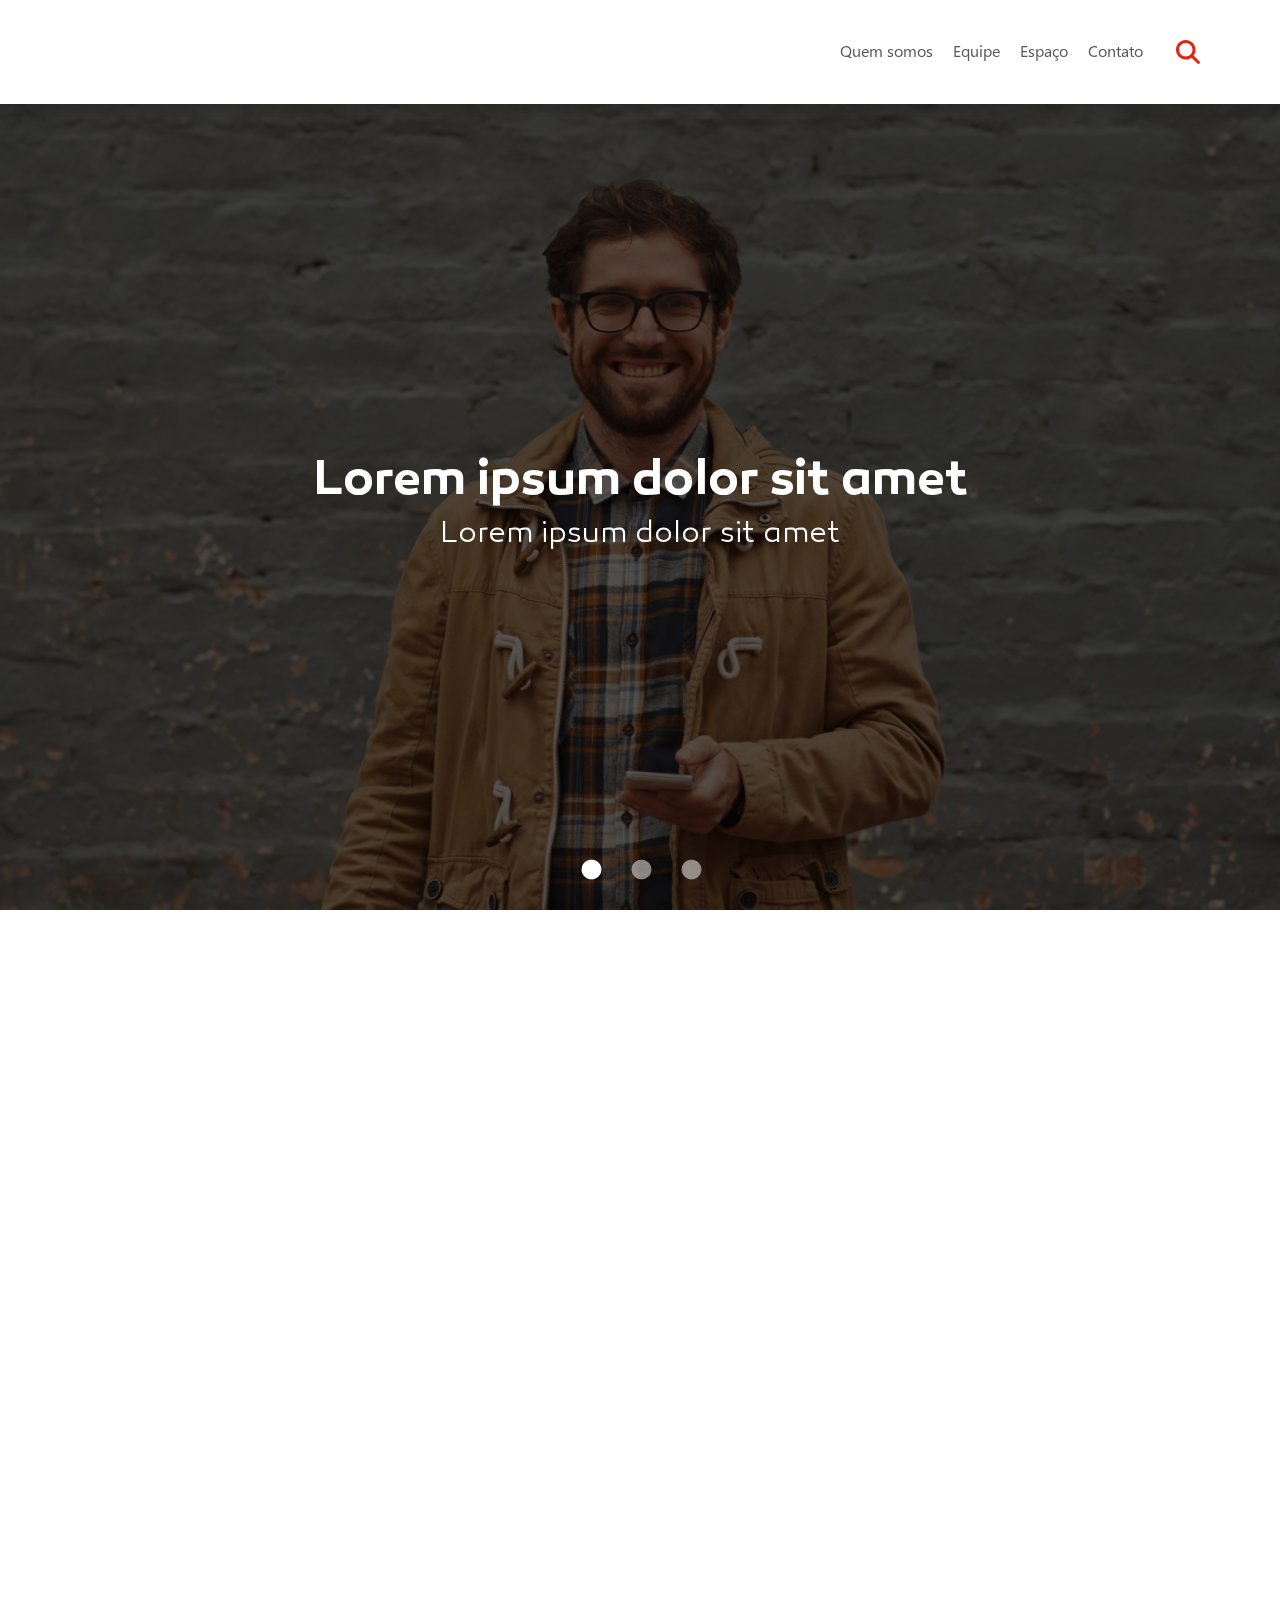
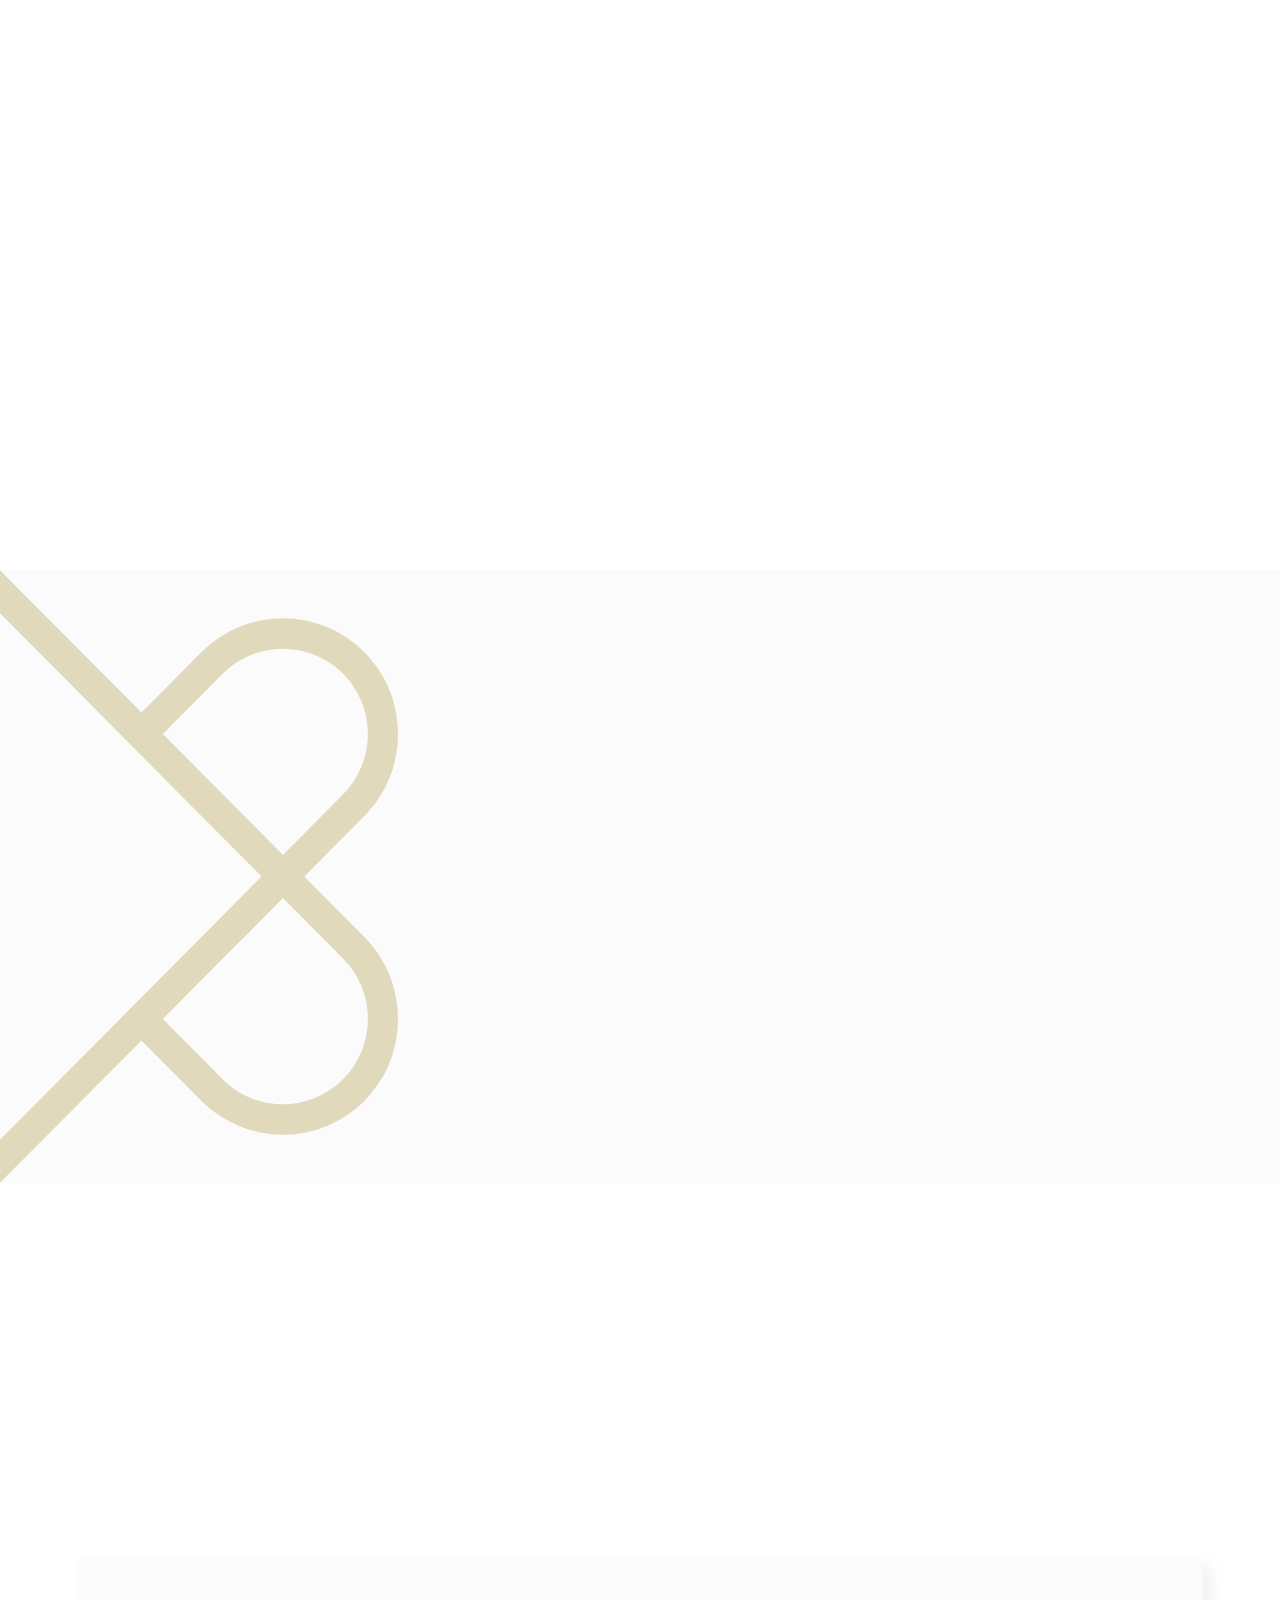
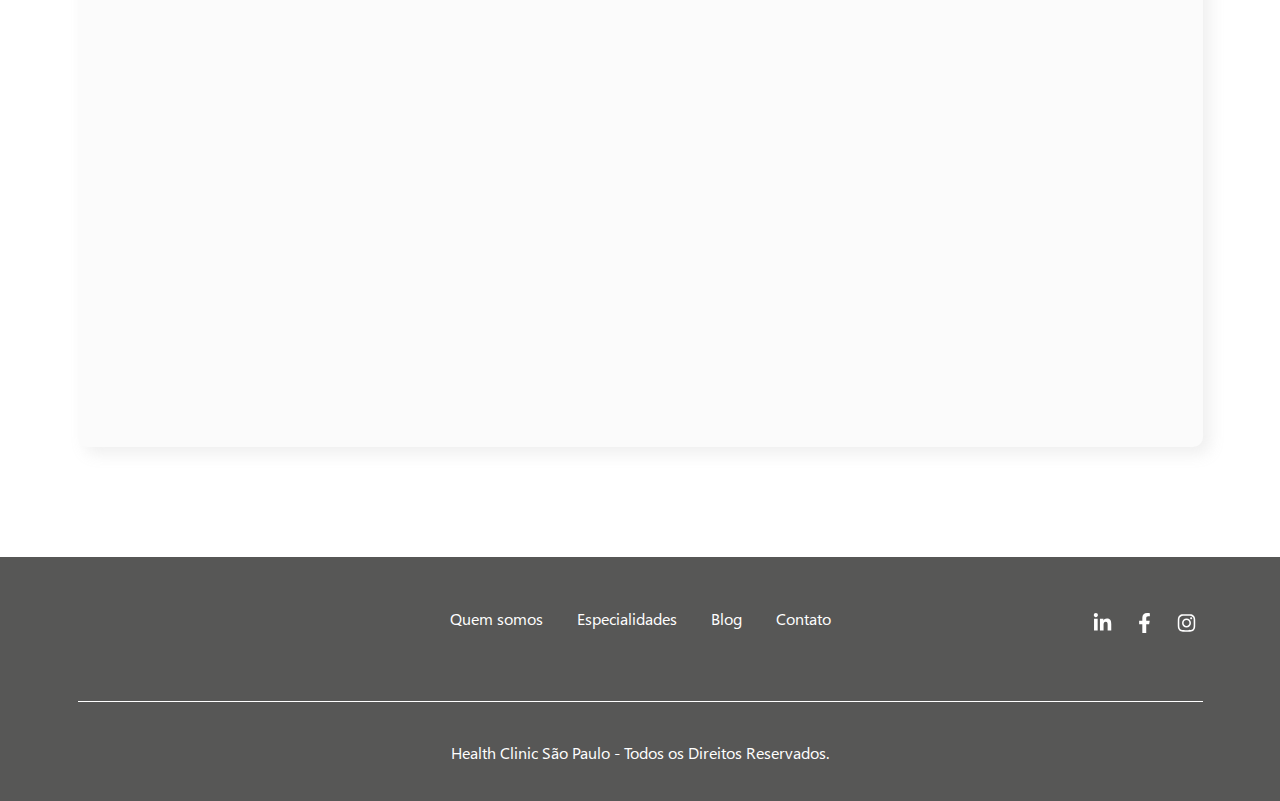
<file: index.html>
<!DOCTYPE html>
<html lang="en">
<head>
    <meta charset="UTF-8">
    <meta http-equiv="X-UA-Compatible" content="IE=edge">
    <meta name="viewport" content="width=device-width, initial-scale=1.0">
    <title>Health Clinic São Paulo</title>
    <!-- [CSS] Fonts -->
    <link rel="stylesheet" href="./assets/fonts/canaro/stylesheet.css">
    <link rel="stylesheet" href="./assets/fonts/effra/stylesheet.css">
    <link rel="stylesheet" href="./assets/fonts/segoe-ui/stylesheet.css">

    <!-- [CSS] Stylesheets -->
    <link rel="stylesheet" href="./assets/css/sweetalert2.min.css">
    <link rel="stylesheet" href="./assets/css/main.min.css?v=202209221903">
</head>
<body>
    <header>
        <div class="container">
            <div class="row px-3 px-lg-0">
                <div class="col-4 d-lg-none">
                    <button class="menu" data-bs-toggle="offcanvas" data-bs-target="#mobile-menu" aria-controls="mobile-menu">
                        <i class="fa-solid fa-bars fa-xl fa-fw"></i>
                    </button>
                </div>
                <div class="col-8 col-lg-12">
                    <div class="d-flex justify-content-end">
                        <ul class="list-inline text-end mb-0 me-3 d-none d-lg-flex">
                            <li class="list-inline-item">
                                <a href="#about-us">Quem somos</a>
                            </li>
                            <li class="list-inline-item">
                                <a href="#our-team">Equipe</a>
                            </li>
                            <li class="list-inline-item">
                                <a href="#our-space">Espaço</a>
                            </li>
                            <li class="list-inline-item">
                                <a href="#contact">Contato</a>
                            </li>
                        </ul>
                        <button class="search" data-bs-toggle="offcanvas" data-bs-target="#search-modal" aria-controls="search-modal">
                            <i class="fa-solid fa-magnifying-glass fa-xl fa-fw"></i>
                        </button>
                    </div>
                </div>
            </div>
        </div>
    </header>

    <main>
        <section id="hero">
            <div class="carousel">
                <div class="slide">
                    <div class="container h-100">
                        <div class="row h-100 align-items-center">
                            <div class="col-12 text-center">
                                <h1>Lorem ipsum dolor sit amet</h1>
                                <h4>Lorem ipsum dolor sit amet</h4>
                            </div>
                        </div>
                    </div>
                </div>
                <div class="slide">
                    <div class="container h-100">
                        <div class="row h-100 align-items-center">
                            <div class="col-12 text-center">
                                <h1>Lorem ipsum dolor sit amet</h1>
                                <h4>Lorem ipsum dolor sit amet</h4>
                            </div>
                        </div>
                    </div>
                </div>
                <div class="slide">
                    <div class="container h-100">
                        <div class="row h-100 align-items-center">
                            <div class="col-12 text-center">
                                <h1>Lorem ipsum dolor sit amet</h1>
                                <h4>Lorem ipsum dolor sit amet</h4>
                            </div>
                        </div>
                    </div>
                </div>
            </div>
        </section>

        <section class="container py-5" id="about-us">
            <div class="row align-items-center">
                <div class="col-12 col-lg-6 mb-4 mb-lg-0">
                    <img src="./assets/img/quem-somos.png" alt="Quem somos" class="img-fluid" data-aos="fade-right">
                </div>
                <div class="col-12 col-lg-4 offset-lg-1">
                    <h1 class="section-label" data-aos="fade-left">Quem somos</h1>
                    <h1 class="section-title" data-aos="fade-left">Lorem ipsum dolor sit amet.</h1>
                    <p class="section-text" data-aos="fade-left">Lorem ipsum dolor sit amet, consectetur adipiscing elit. Duis luctus bibendum scelerisque. Duis ornare et risus id faucibus. Fusce tincidunt leo elit. Suspendisse potenti. Nunc vestibulum dolor et risus viverra mattis. Lorem ipsum dolor sit amet, consectetur adipiscing elit. Donec a ex quis sapien laoreet eleifend.</p>
                    <div data-aos="fade-left">
                        <a href="#contact" class="section-button">Saiba mais</a>
                    </div>
                </div>
            </div>
        </section>

        <section class="container py-5" id="our-team">
            <div class="row align-items-center">
                <div class="col-12 col-lg-4 mb-4 mb-lg-0">
                    <h1 class="section-label" data-aos="fade-right">Nossa equipe</h1>
                    <h1 class="section-title" data-aos="fade-right">Lorem ipsum dolor sit amet</h1>
                    <p class="section-text" data-aos="fade-right">Lorem ipsum dolor sit amet, consectetur adipiscing elit. Duis luctus bibendum scelerisque. Duis ornare et risus id faucibus. Fusce tincidunt leo elit. Suspendisse potenti. Nunc vestibulum dolor et risus viverra mattis. Lorem ipsum dolor sit amet, consectetur adipiscing elit. Donec a ex quis sapien laoreet eleifend.</p>
                </div>
                <div class="col-12 col-lg-6 offset-lg-2">
                    <img src="./assets/img/nossa-equipe.png" alt="Nossa equipe" class="img-fluid" data-aos="fade-left">
                </div>
            </div>
        </section>

        <section class="container-fluid py-5" id="our-space">
            <div class="container py-5">
                <div class="row align-items-center">
                    <div class="col-12 col-lg-4 mb-4 mb-lg-0">
                        <h1 class="section-label" data-aos="fade-right">Nosso espaço</h1>
                        <h1 class="section-title" data-aos="fade-right">Lorem ipsum dolor sit amet</h1>
                        <p class="section-text" data-aos="fade-right">Lorem ipsum dolor sit amet, consectetur adipiscing elit. Duis luctus bibendum scelerisque. Duis ornare et risus id faucibus. Fusce tincidunt leo elit. Suspendisse potenti. Nunc vestibulum dolor et risus viverra mattis. Lorem ipsum dolor sit amet, consectetur adipiscing elit. Donec a ex quis sapien laoreet eleifend.</p>
                    </div>
                    <div class="col-12 col-lg-5 offset-lg-2">
                        <ul class="list-inline">
                            <li class="list-inline-item me-5">
                                <button class="carousel-nav prev" data-target="#our-space-carousel" data-aos="fade-left">
                                    <i class="fa-solid fa-arrow-left fa-fw"></i>
                                </button>
                            </li>
                            <li class="list-inline-item">
                                <button class="carousel-nav next" data-target="#our-space-carousel" data-aos="fade-left">
                                    <i class="fa-solid fa-arrow-right fa-fw"></i>
                                </button>
                            </li>
                        </ul>
                        <div class="carousel" id="our-space-carousel" data-aos="fade-left">
                            <div class="slide">
                                <img src="./assets/img/nosso-espaco.png" alt="Nosso espaço" class="img-fluid" data-aos="fade-left">
                            </div>
                            <div class="slide">
                                <img src="./assets/img/nosso-espaco.png" alt="Nosso espaço" class="img-fluid" data-aos="fade-left">
                            </div>
                            <div class="slide">
                                <img src="./assets/img/nosso-espaco.png" alt="Nosso espaço" class="img-fluid" data-aos="fade-left">
                            </div>
                        </div>
                    </div>
                </div>
            </div>
        </section>

        <section class="container py-5" id="contact">
            <div class="row justify-content-center mb-5 pt-5">
                <div class="col-12 col-sm-10 col-md-8 col-lg-6 col-xl-4 text-center">
                    <h1 data-aos="fade-up">Fale conosco</h1>
                    <p data-aos="fade-up">Quer conversar com a Health Clinic? Basta preencher o formulário abaixo e nós entraremos em contato assim que possível!</p>
                </div>
            </div>
            <div class="row mb-5">
                <div class="col-12">
                    <ul class="list-inline text-center">
                        <li class="list-inline-item" data-aos="fade-up" data-aos-delay="100">
                            <a href="#" class="contact-button">
                                <i class="fa-solid fa-phone fa-lg"></i>
                                Telefone
                            </a>
                        </li>
                        <li class="list-inline-item" data-aos="fade-up" data-aos-delay="200">
                            <a href="#" class="contact-button">
                                <i class="fa-brands fa-whatsapp fa-lg"></i>
                                WhatsApp
                            </a>
                        </li>
                        <li class="list-inline-item" data-aos="fade-up" data-aos-delay="300">
                            <a href="#" class="contact-button">
                                <i class="fa-brands fa-weixin fa-lg"></i>
                                WeChat
                            </a>
                        </li>
                    </ul>
                </div>
            </div>
            <div class="row">
                <div class="col-12">
                    <form id="contact-form" action="./api/index.php" method="POST">
                        <div class="row">
                            <div class="col-12 col-lg-6">
                                <input type="text" name="name" id="name" class="form-control" placeholder="Nome" required data-aos="fade-right">
                                <input type="email" name="email" id="email" class="form-control" placeholder="E-mail" required data-aos="fade-right">
                                <select name="subject" id="subject" class="form-select" required data-aos="fade-right">
                                    <option value="" selected disabled hidden>Assunto</option>
                                    <option value="Sugestão">Sugestão</option>
                                    <option value="Reclamação">Reclamação</option>
                                    <option value="Suporte">Suporte</option>
                                    <option value="Outro">Outro</option>
                                </select>
                            </div>
                            <div class="col-12 col-lg-6 text-end">
                                <textarea name="message" id="message" rows="9" class="form-control" placeholder="Mensagem" required data-aos="fade-left"></textarea>
                                <div data-aos="fade-up">
                                    <button type="submit">Enviar</button>
                                </div>
                            </div>
                        </div>
                    </form>
                </div>
            </div>
        </section>
    </main>

    <footer>
        <div class="container">
            <div class="row">
                <div class="col-12 col-lg-6 offset-lg-3 mb-4 mb-lg-0">
                    <ul class="list-inline text-center m-0">
                        <li class="list-inline-item mx-4 mb-3 mb-lg-0">
                            <a href="#about-us">Quem somos</a>
                        </li>
                        <li class="list-inline-item mx-4 mb-3 mb-lg-0">
                            <a href="#">Especialidades</a>
                        </li>
                        <li class="list-inline-item mx-4 mb-3 mb-lg-0">
                            <a href="#">Blog</a>
                        </li>
                        <li class="list-inline-item mx-4 mb-3 mb-lg-0">
                            <a href="#contact">Contato</a>
                        </li>
                    </ul>
                </div>
                <div class="col-12 col-lg-3">
                    <ul class="list-inline text-center text-lg-end m-0">
                        <li class="list-inline-item">
                            <a href="https://linkedin.com/in/rbfraphael" target="_blank" rel="noopener noreferrer" class="social linkedin">
                                <i class="fa-brands fa-linkedin-in fa-fw fa-lg"></i>
                            </a>
                        </li>
                        <li class="list-inline-item">
                            <a href="https://facebook.com/rbfraphael" target="_blank" rel="noopener noreferrer" class="social facebook">
                                <i class="fa-brands fa-facebook-f fa-fw fa-lg"></i>
                            </a>
                        </li>
                        <li class="list-inline-item">
                            <a href="https://instagram.com/rbfraphael" target="_blank" rel="noopener noreferrer" class="social instagram">
                                <i class="fa-brands fa-instagram fa-fw fa-lg"></i>
                            </a>
                        </li>
                    </ul>
                </div>
            </div>
            <hr>
            <div class="row">
                <div class="col-12">
                    <p class="text-center">Health Clinic São Paulo - Todos os Direitos Reservados.</p>
                </div>
            </div>
        </div>
    </footer>

    <div class="offcanvas offcanvas-start" tabindex="-1" id="mobile-menu" aria-labelledby="menu-title">
        <div class="offcanvas-header">
            <h1 class="offcanvas-title" id="menu-title">Menu</h1>
            <button type="button" class="btn-close" data-bs-dismiss="offcanvas" aria-label="Fechar"></button>
        </div>
        <hr>
        <div class="offcanvas-body">
            <ul class="list-unstyled m-0 p-0">
                <li>
                    <a href="#about-us" class="menu-button">Quem somos</a>
                </li>
                <li>
                    <a href="#our-team" class="menu-button">Equipe</a>
                </li>
                <li>
                    <a href="#our-space" class="menu-button">Espaço</a>
                </li>
                <li>
                    <a href="#contact" class="menu-button">Contato</a>
                </li>
            </ul>
        </div>
    </div>

    <div class="offcanvas offcanvas-top px-2 px-lg-5" tabindex="-1" id="search-modal">
        <div class="offcanvas-header">
            <h1 class="offcanvas-title" id="menu-title">Pesquisar</h1>
            <button type="button" class="btn-close" data-bs-dismiss="offcanvas" aria-label="Fechar"></button>
        </div>
        <div class="offcanvas-body text-end">
            <form action="./" method="get">
                <input type="text" name="s" id="s" class="form-control mb-5" required placeholder="Digite o que procura...">
                <button type="submit">Pesquisar</button>
            </form>
        </div>
    </div>

    <!-- [JS] Scripts -->
    <script src="./assets/js/jquery-3.6.1.min.js"></script>
    <script src="./assets/js/slick.min.js"></script>
    <script src="./assets/js/bootstrap.bundle.min.js"></script>
    <script src="./assets/js/fontawesome-all.min.js"></script>
    <script src="./assets/js/aos.js"></script>
    <script src="./assets/js/sweetalert2.all.min.js"></script>
    <script src="./assets/js/main.js?v=202209222008"></script>
</body>
</html>
</file>
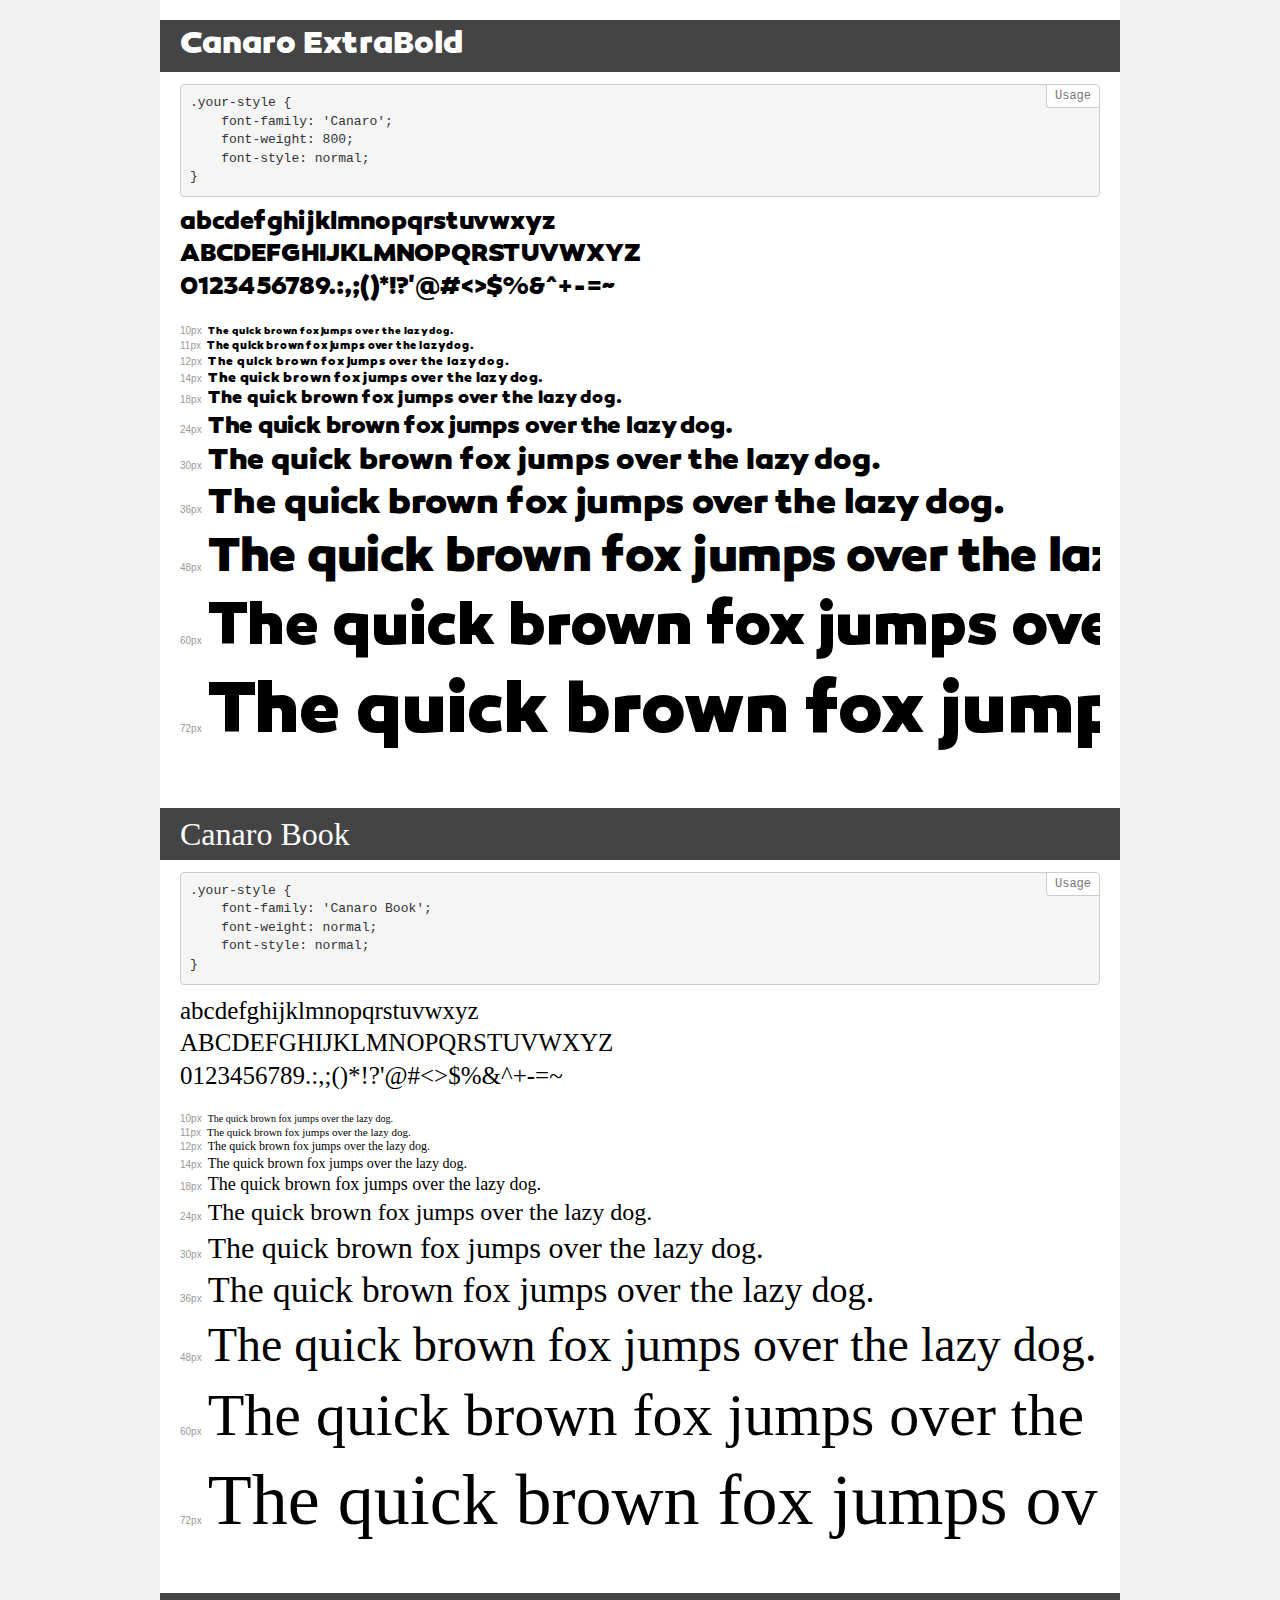
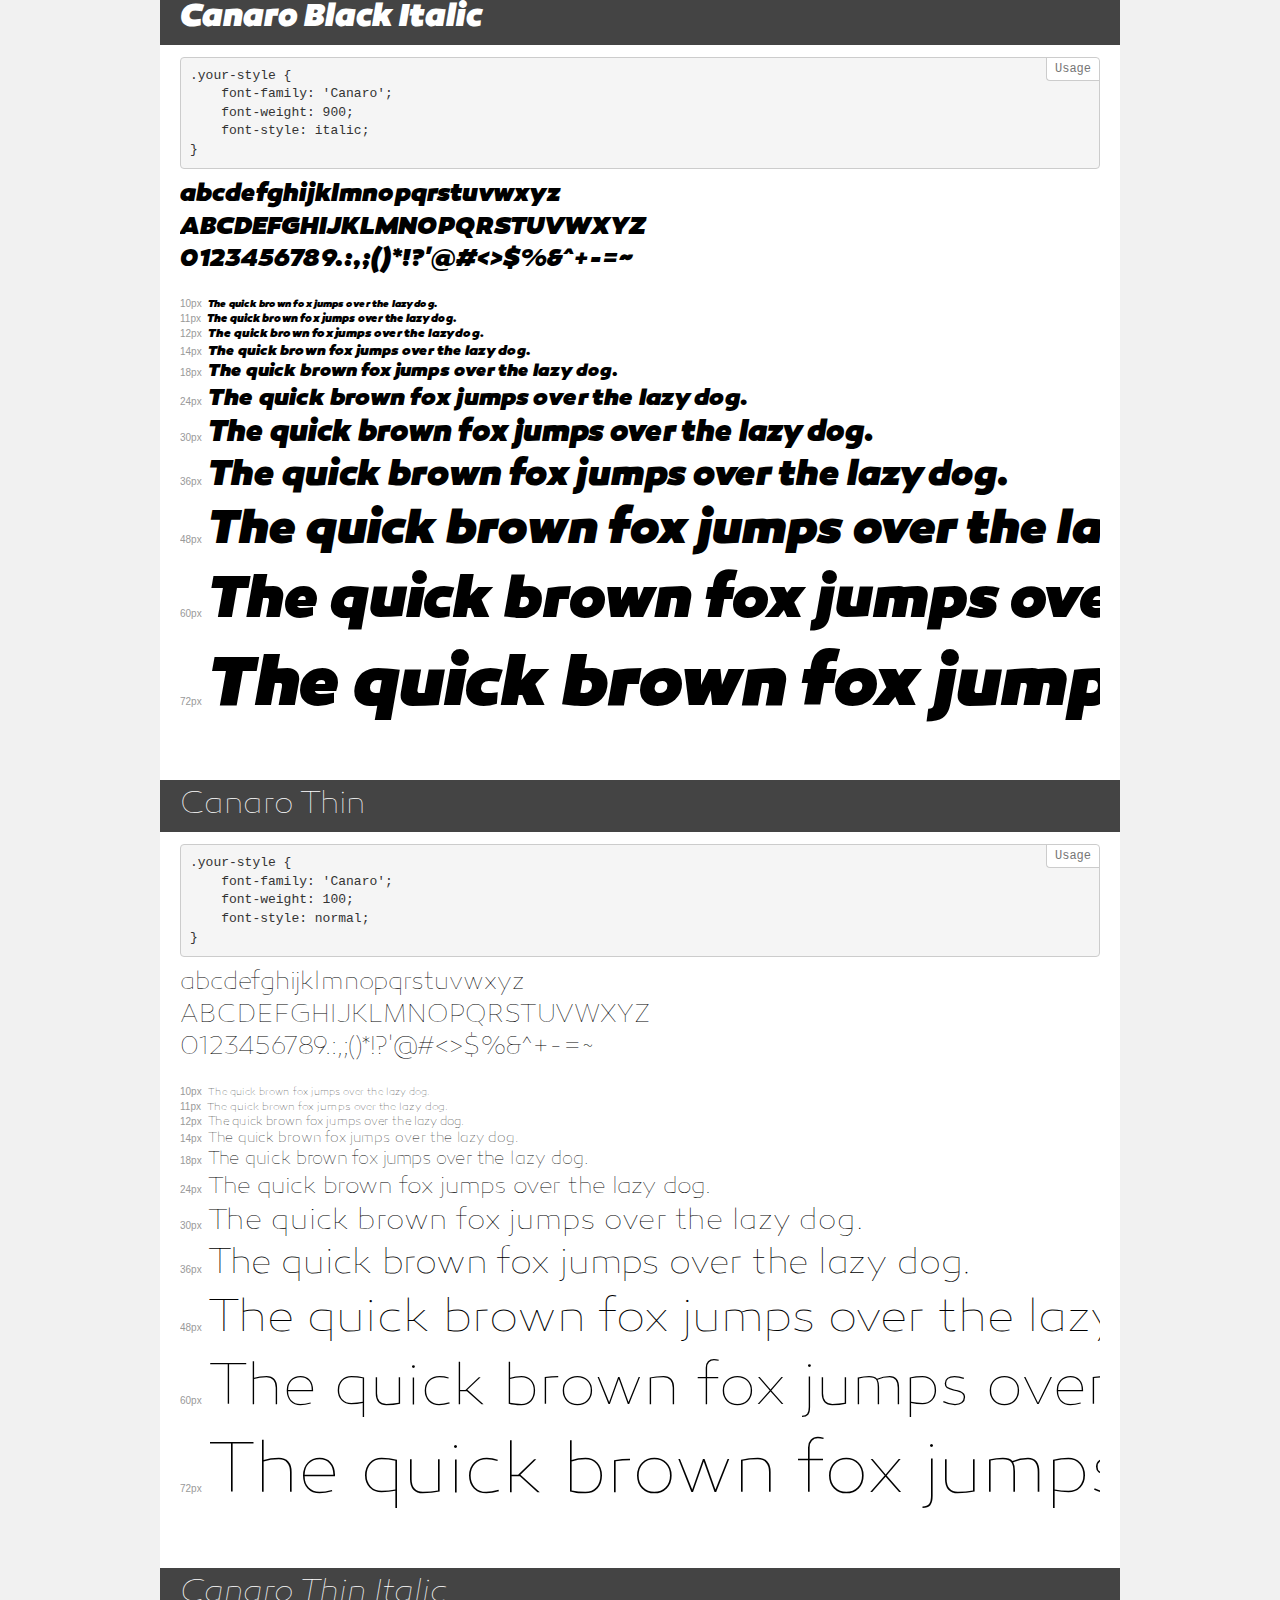
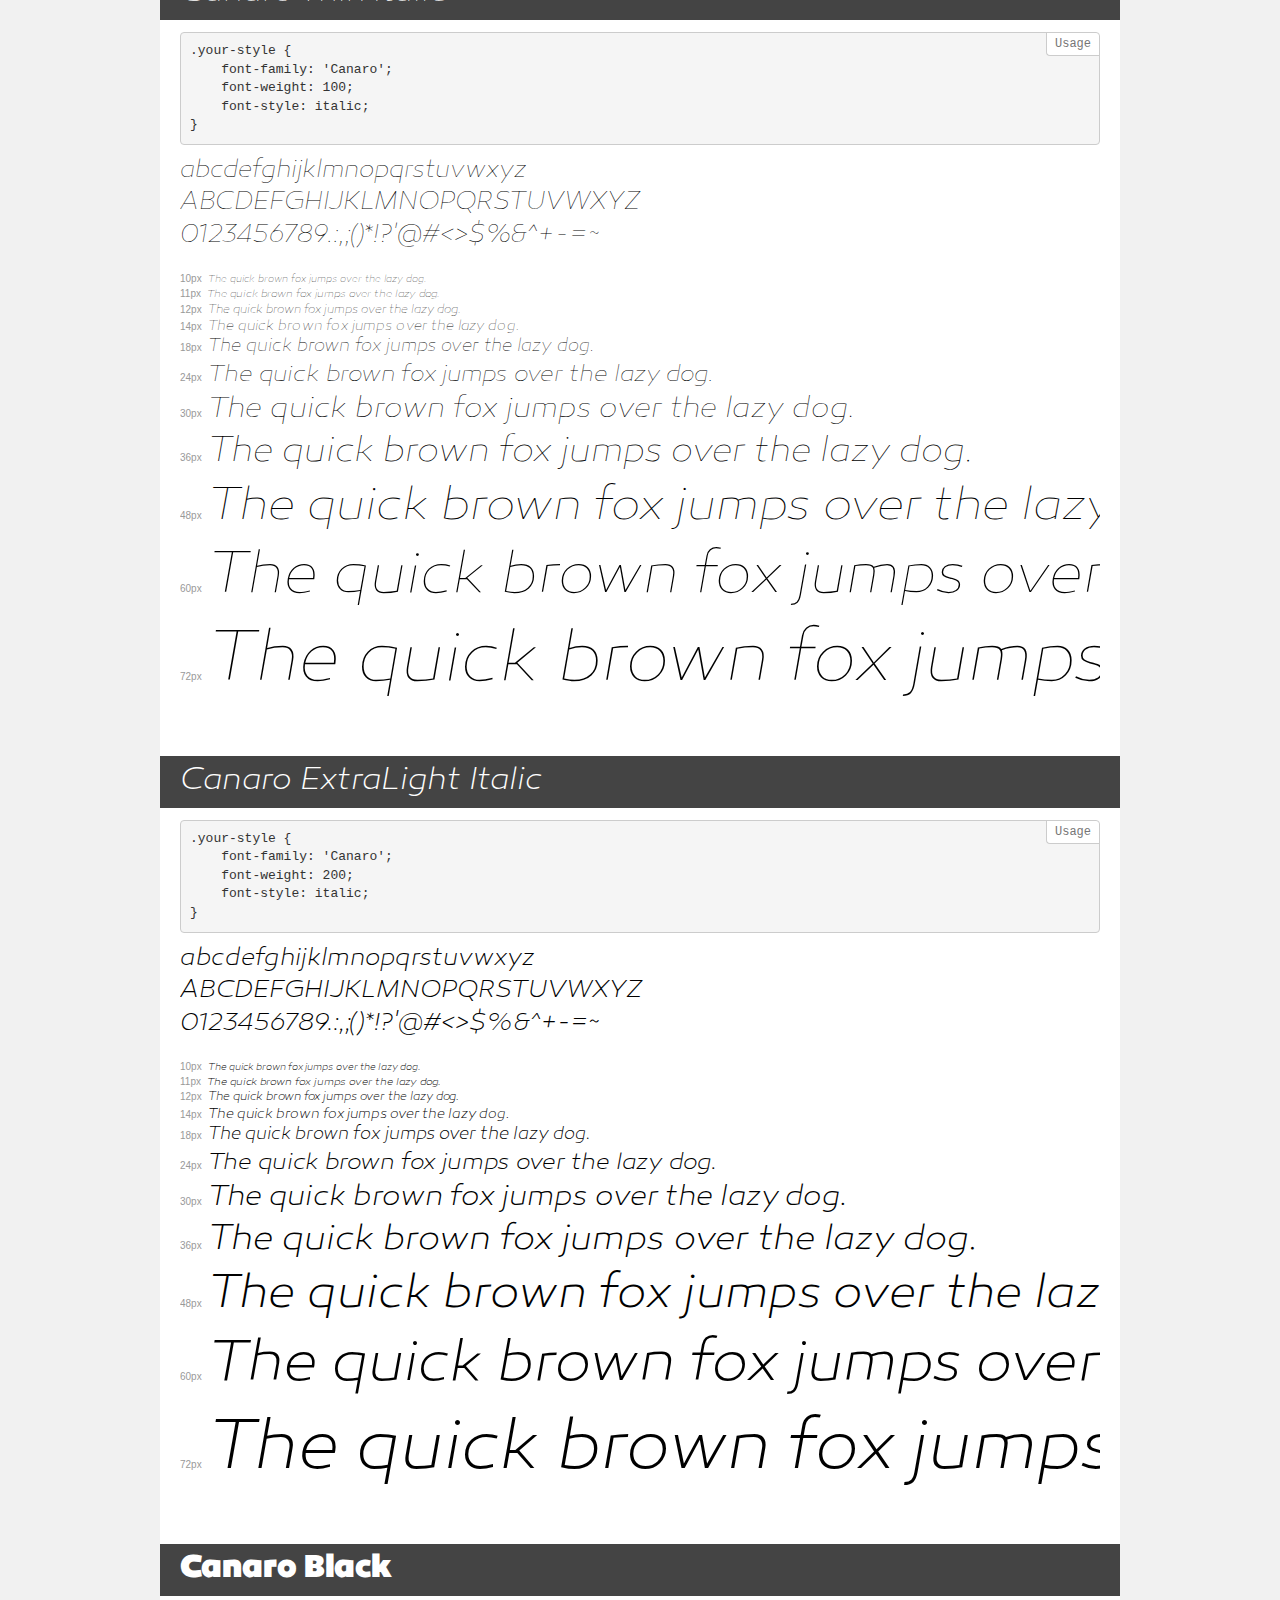
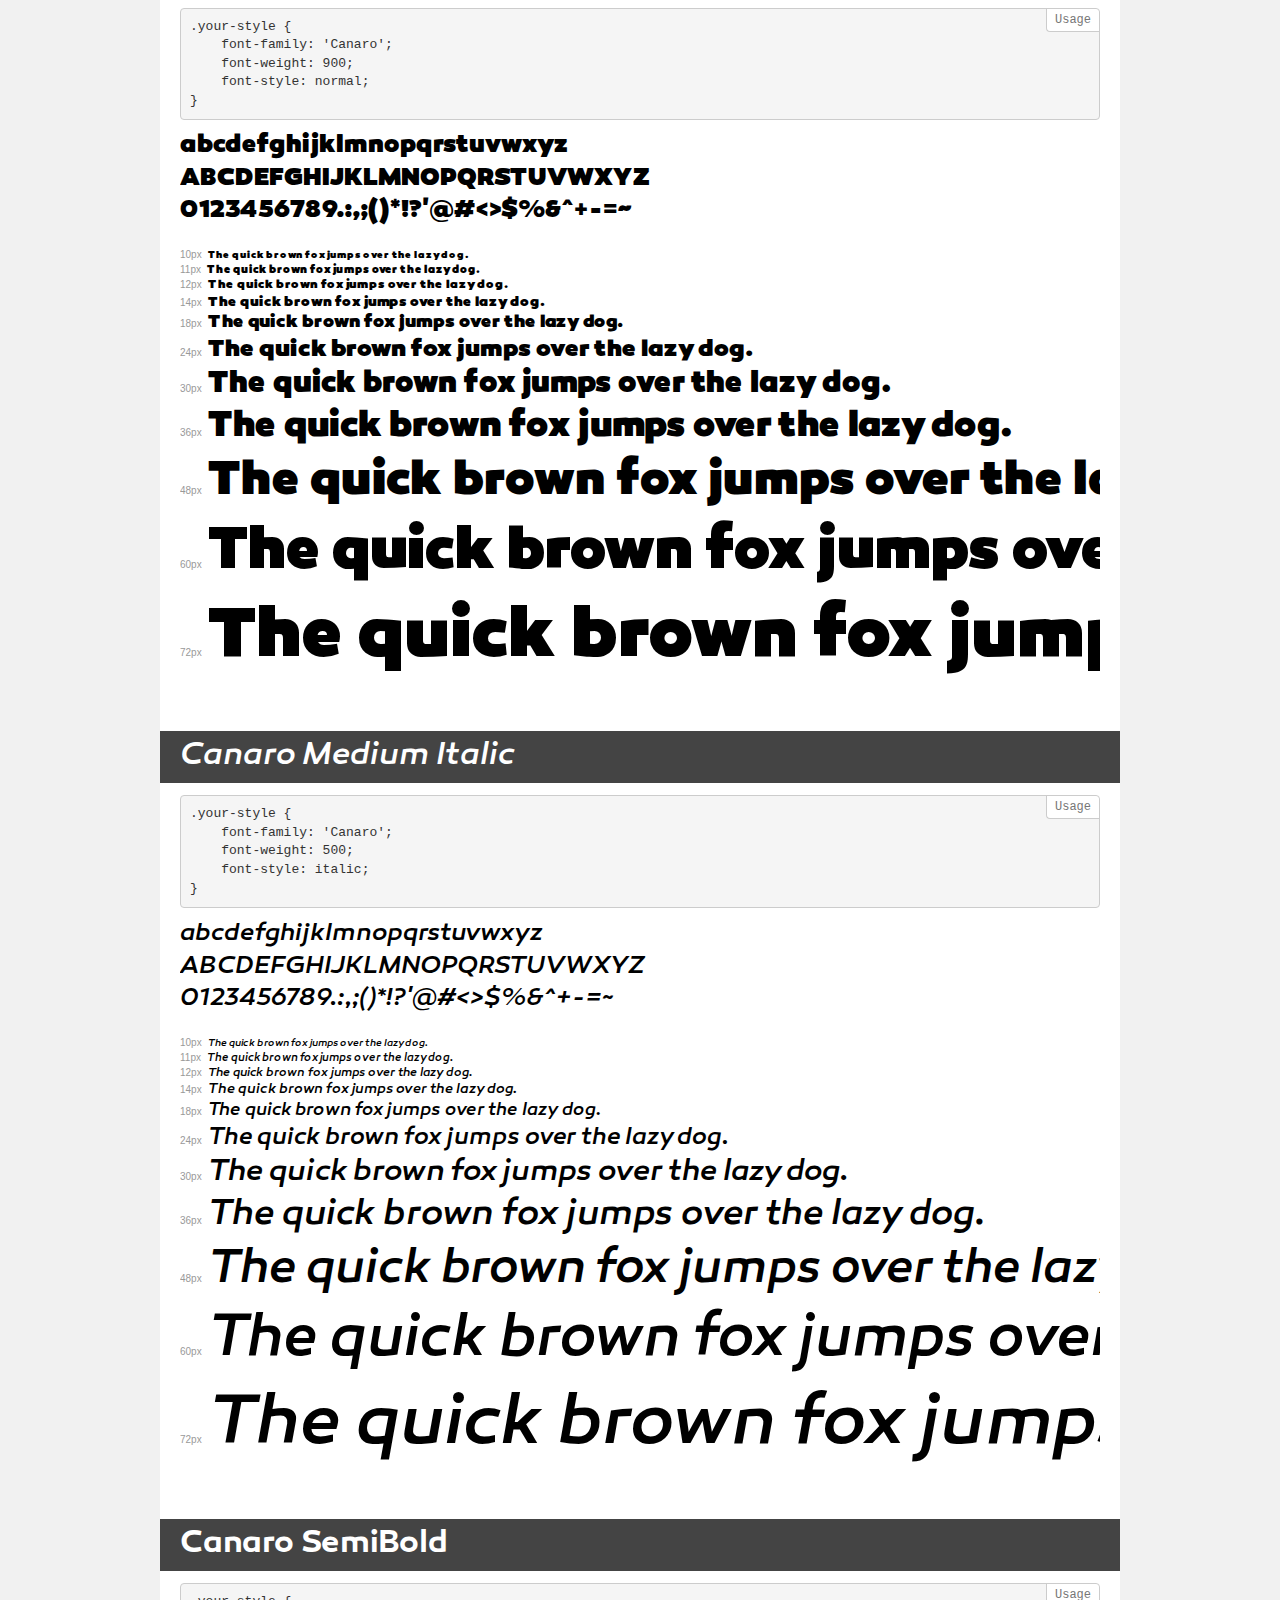
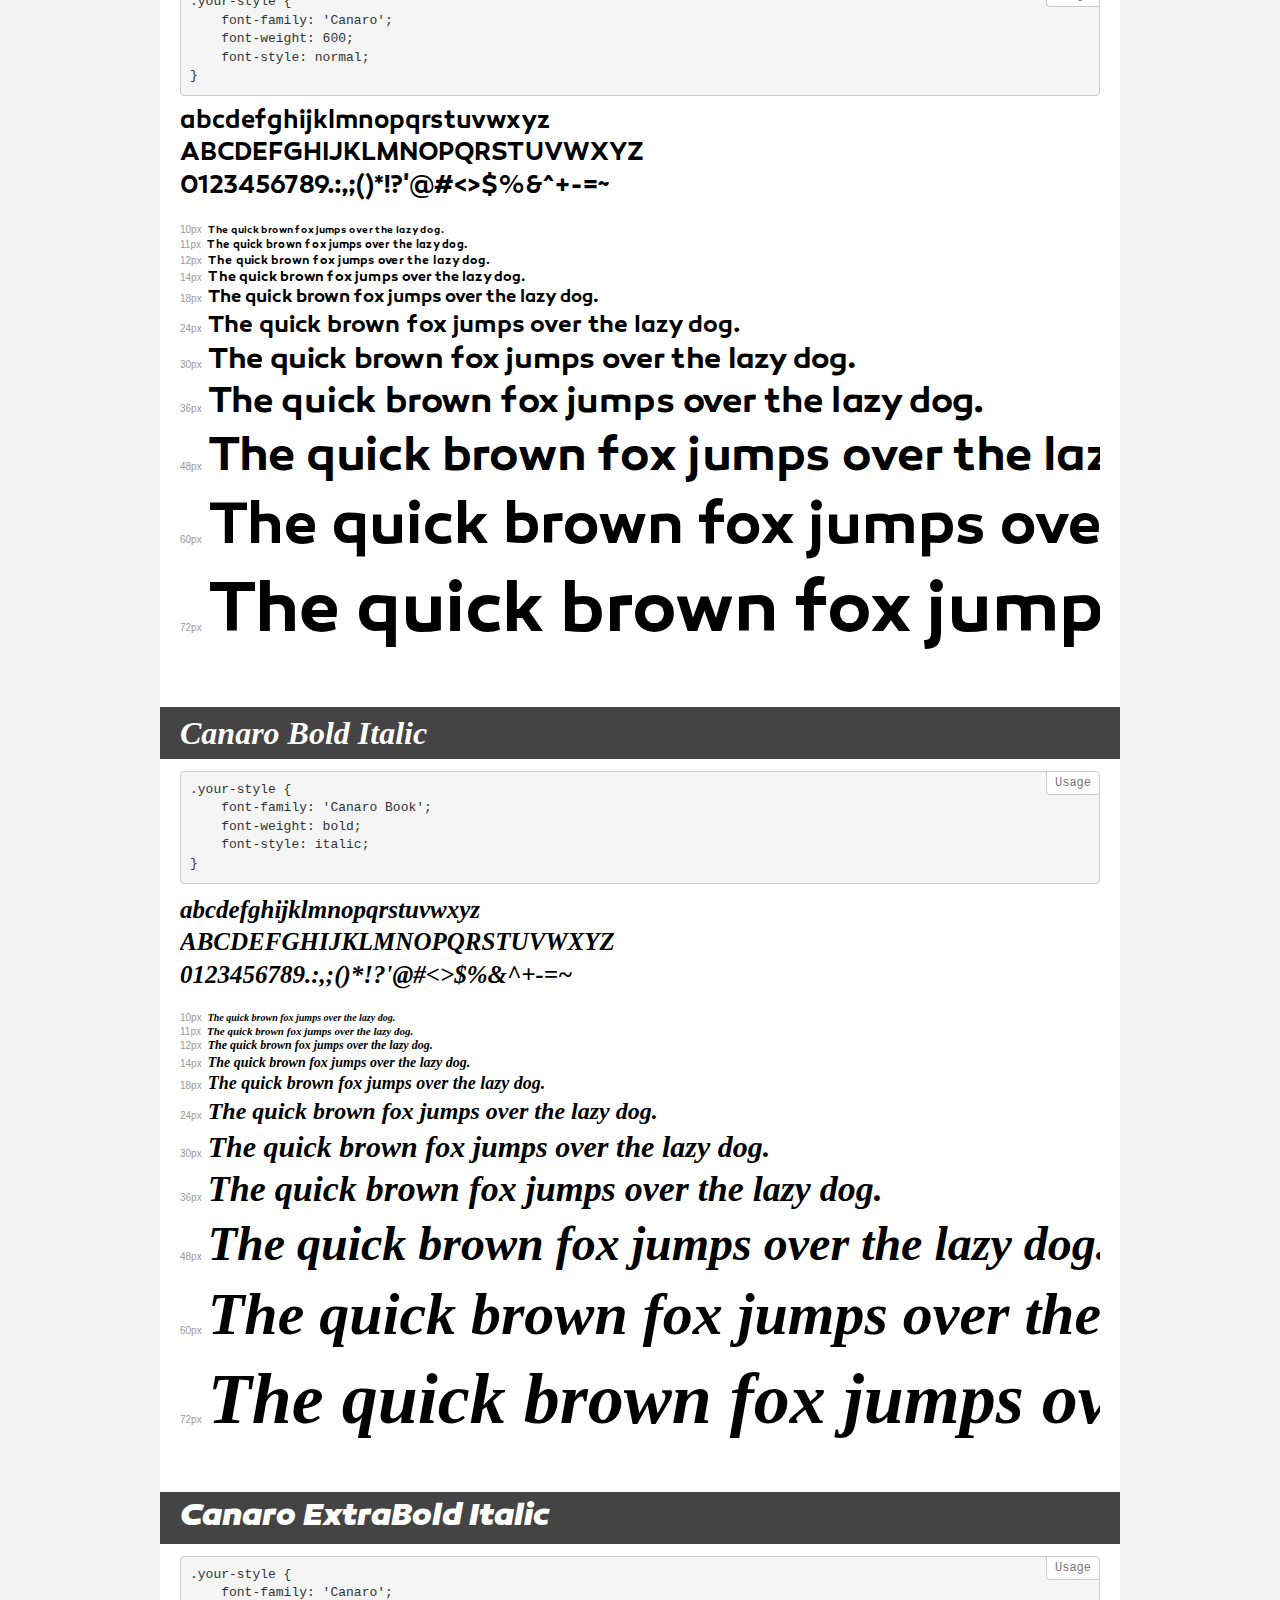
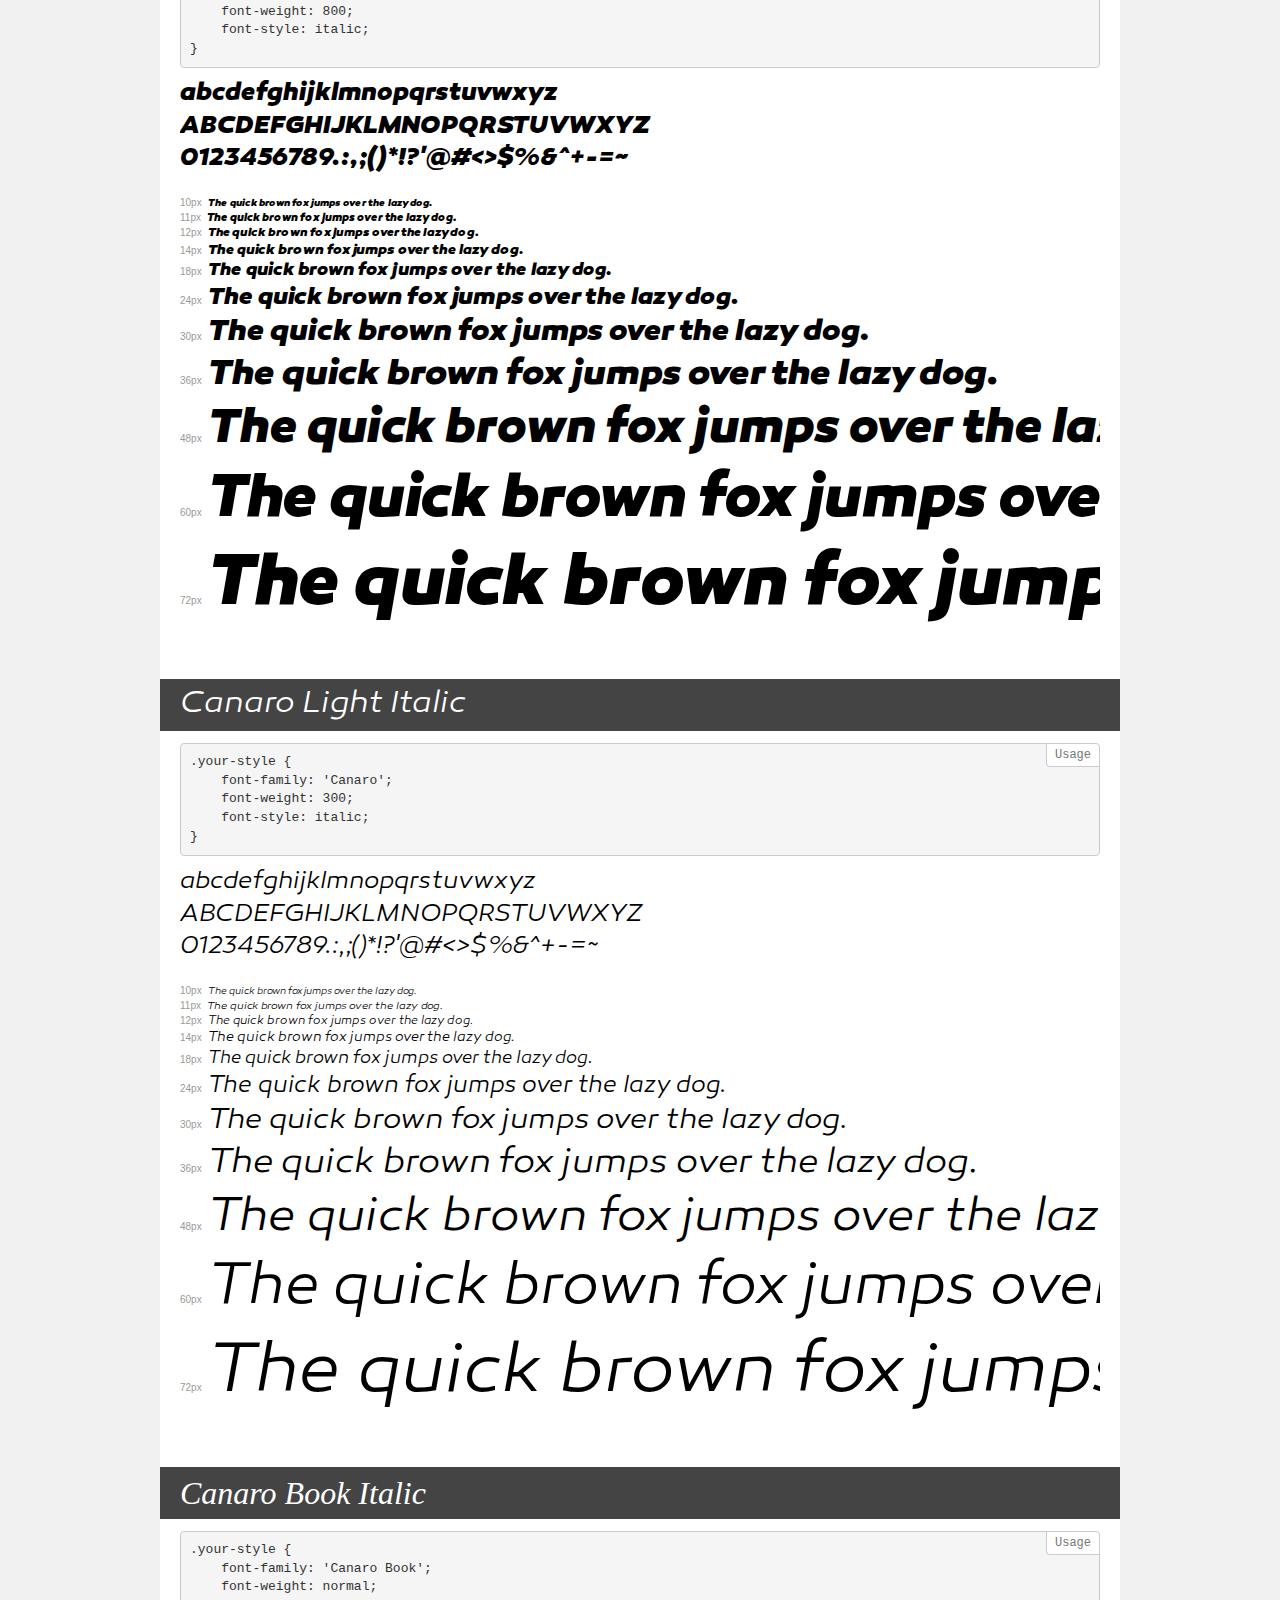
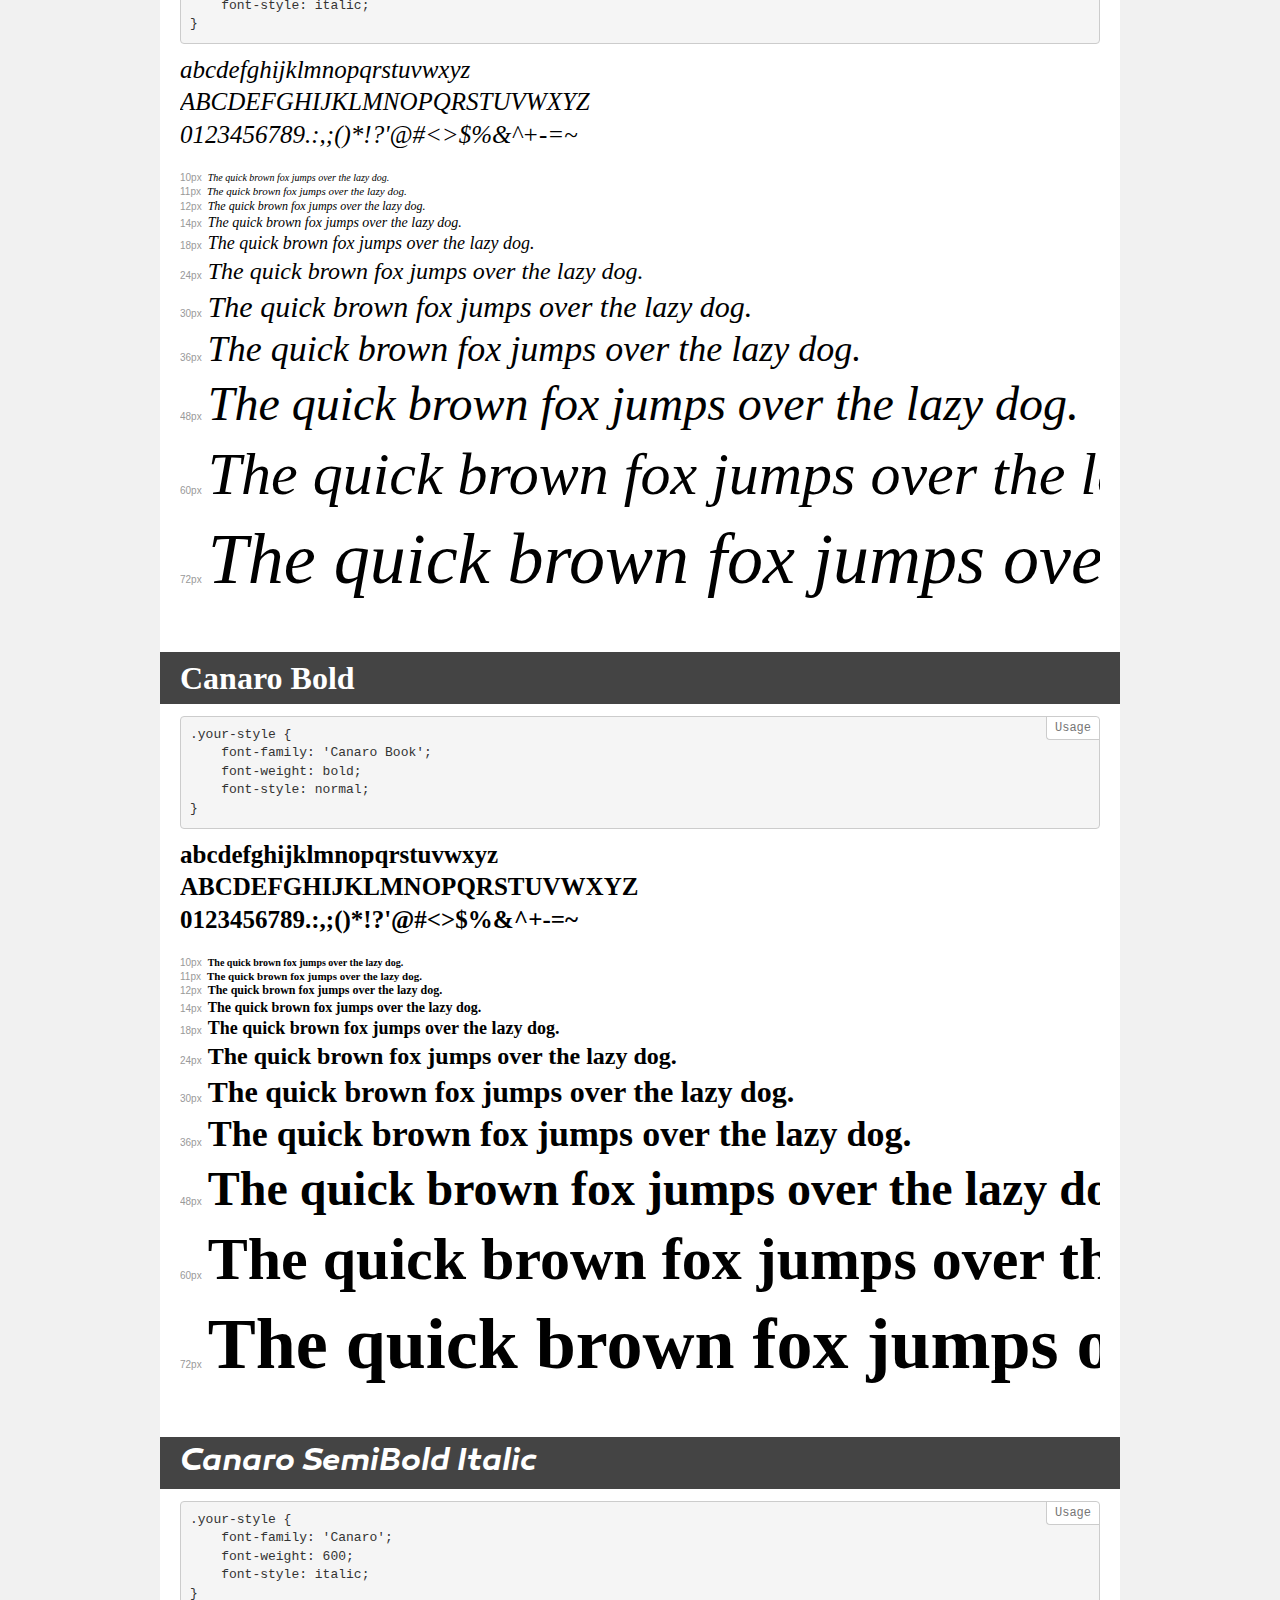
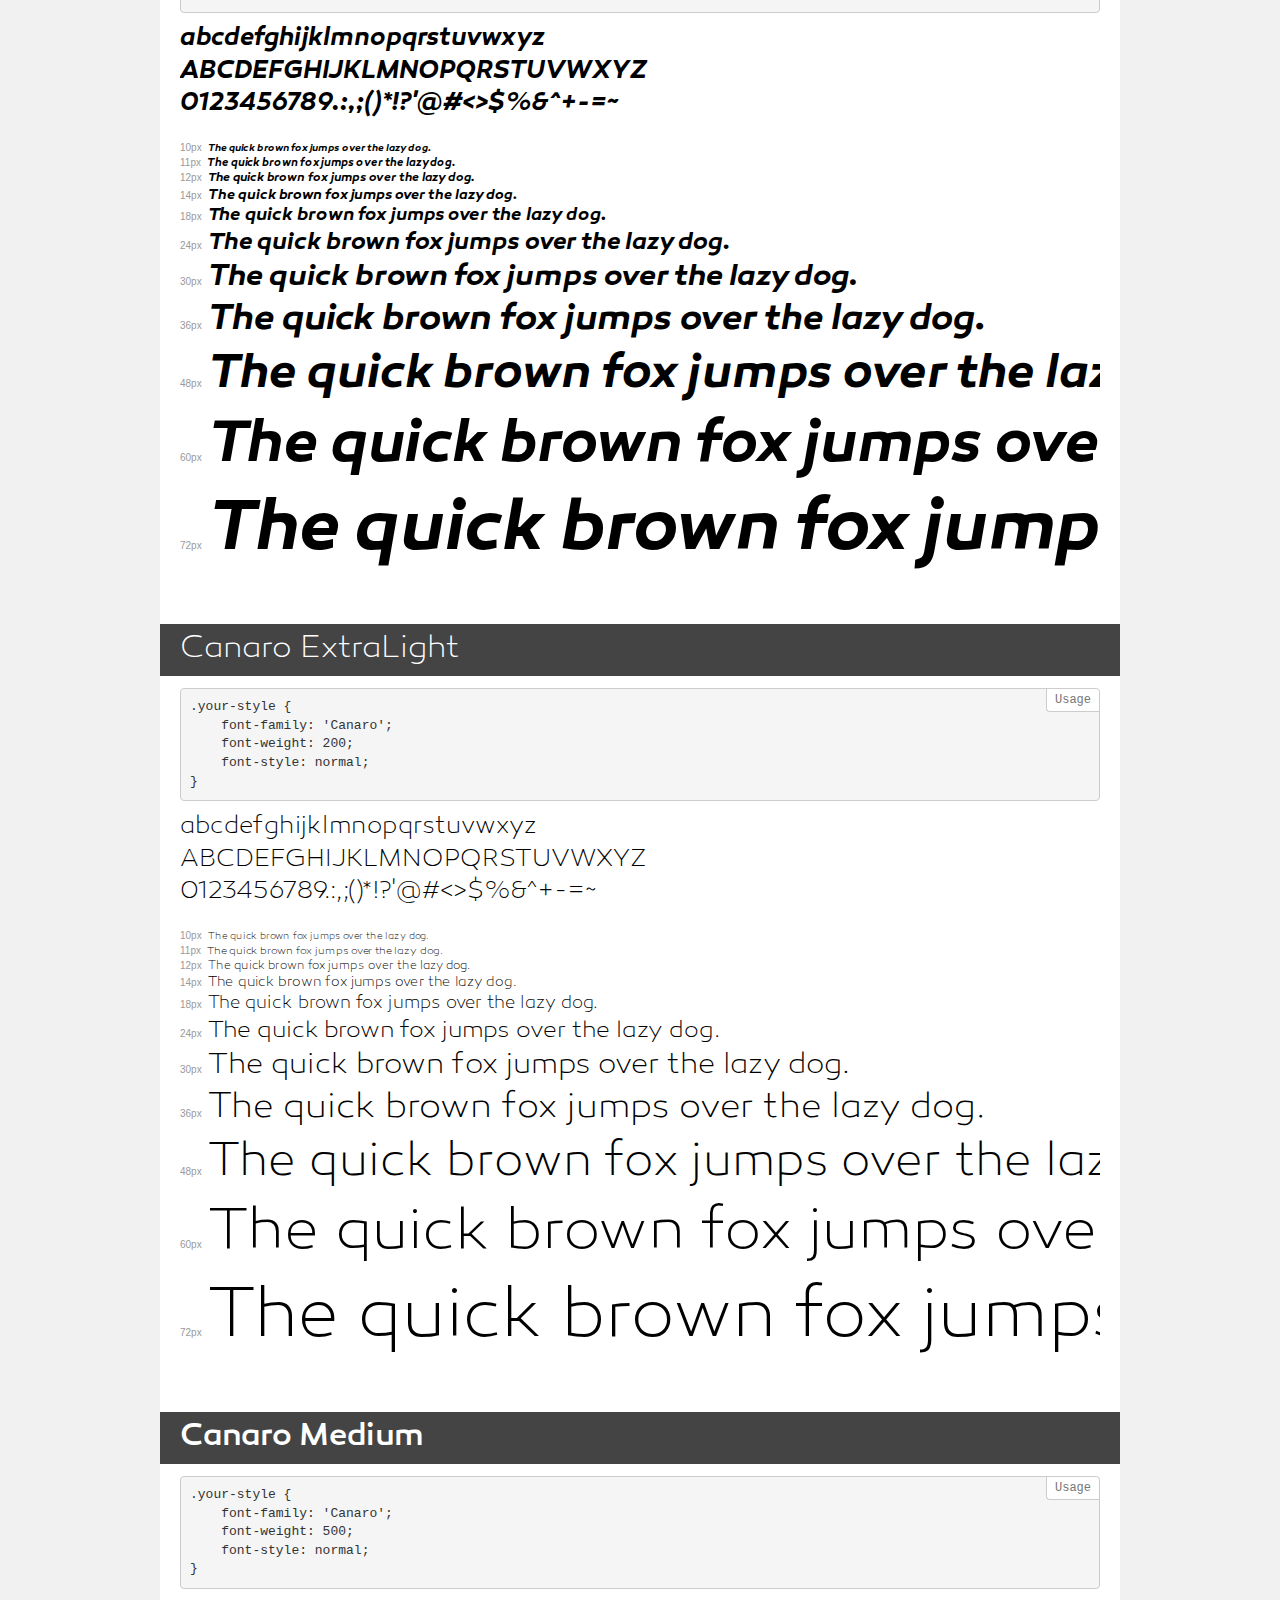
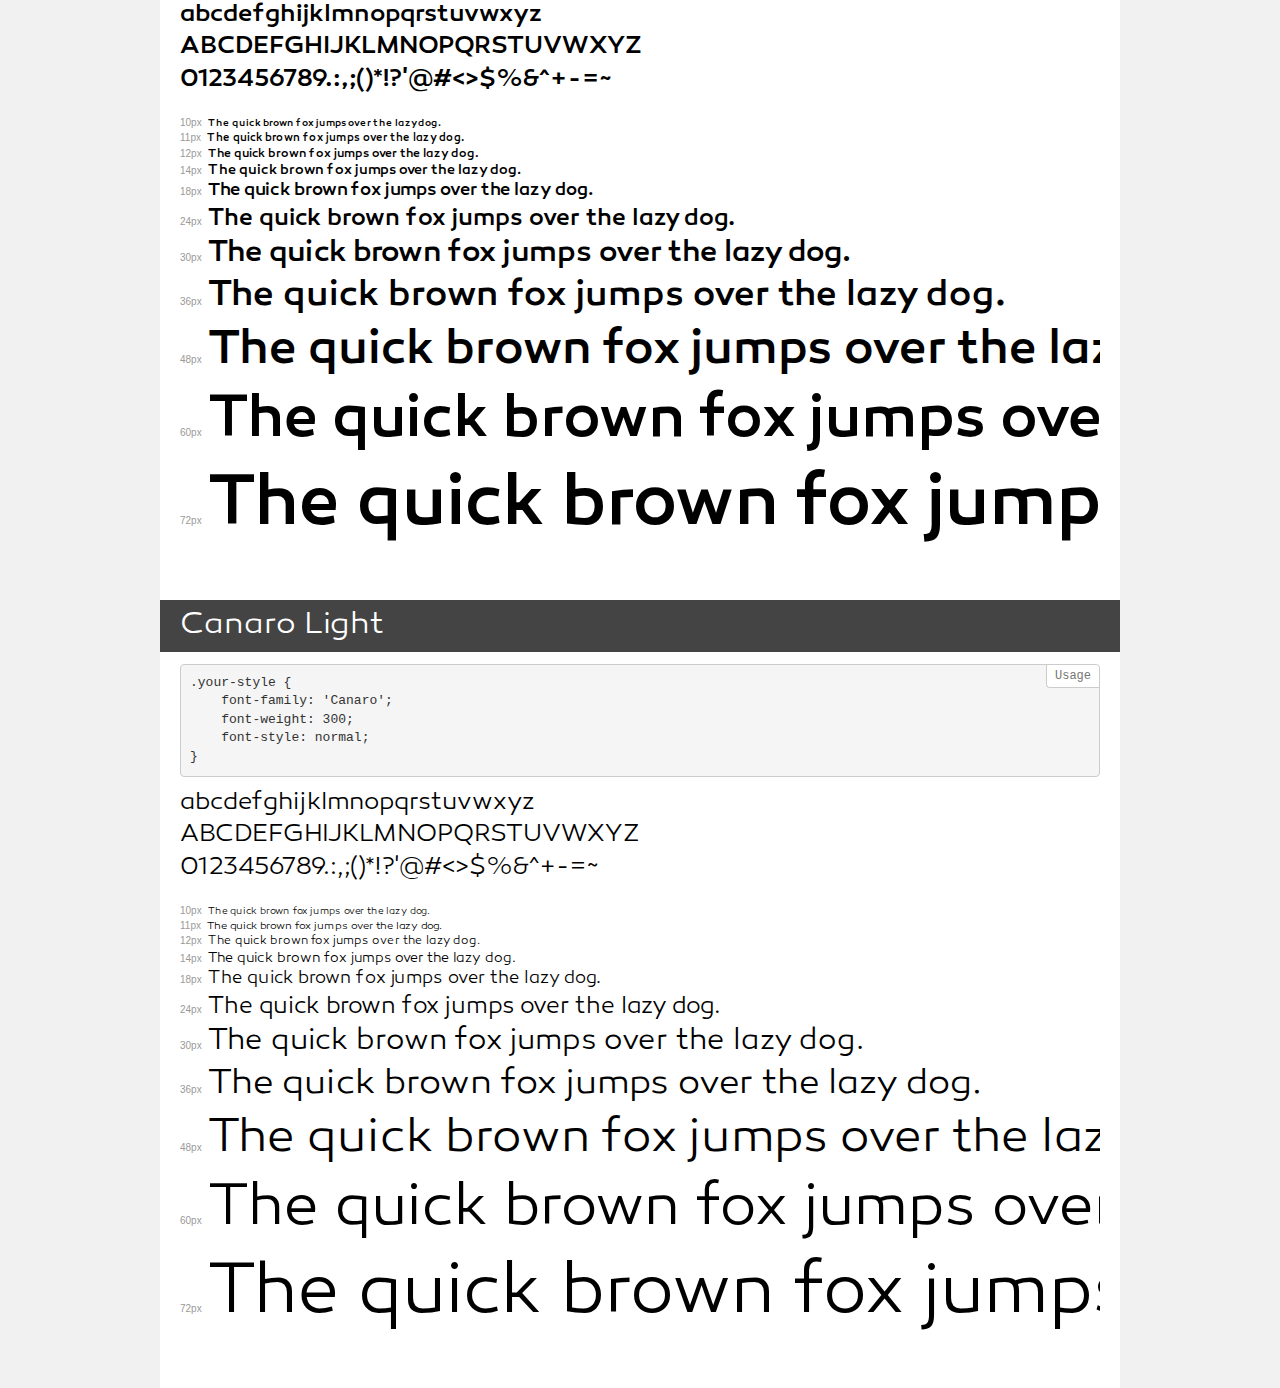
<file: assets/fonts/canaro/demo.html>
<!DOCTYPE html>
<html>
<head>
    <meta charset="utf-8">
    <meta http-equiv="X-UA-Compatible" content="IE=edge">
    <meta name="viewport" content="width=device-width, initial-scale=1">
    <meta name="robots" content="noindex, noarchive">
    <meta name="format-detection" content="telephone=no">
    <title>Transfonter demo</title>
    <link href="stylesheet.css" rel="stylesheet">
    <style>
        /*
        http://meyerweb.com/eric/tools/css/reset/
        v2.0 | 20110126
        License: none (public domain)
        */
        html, body, div, span, applet, object, iframe,
        h1, h2, h3, h4, h5, h6, p, blockquote, pre,
        a, abbr, acronym, address, big, cite, code,
        del, dfn, em, img, ins, kbd, q, s, samp,
        small, strike, strong, sub, sup, tt, var,
        b, u, i, center,
        dl, dt, dd, ol, ul, li,
        fieldset, form, label, legend,
        table, caption, tbody, tfoot, thead, tr, th, td,
        article, aside, canvas, details, embed,
        figure, figcaption, footer, header, hgroup,
        menu, nav, output, ruby, section, summary,
        time, mark, audio, video {
            margin: 0;
            padding: 0;
            border: 0;
            font-size: 100%;
            font: inherit;
            vertical-align: baseline;
        }
        /* HTML5 display-role reset for older browsers */
        article, aside, details, figcaption, figure,
        footer, header, hgroup, menu, nav, section {
            display: block;
        }
        body {
            line-height: 1;
        }
        ol, ul {
            list-style: none;
        }
        blockquote, q {
            quotes: none;
        }
        blockquote:before, blockquote:after,
        q:before, q:after {
            content: '';
            content: none;
        }
        table {
            border-collapse: collapse;
            border-spacing: 0;
        }
        /* common styles */
        body {
            background: #f1f1f1;
            color: #000;
        }
        .page {
            background: #fff;
            width: 920px;
            margin: 0 auto;
            padding: 20px 20px 0 20px;
            overflow: hidden;
        }
        .font-container {
            overflow-x: auto;
            overflow-y: hidden;
            margin-bottom: 40px;
            line-height: 1.3;
            white-space: nowrap;
            padding-bottom: 5px;
        }
        h1 {
            position: relative;
            background: #444;
            font-size: 32px;
            color: #fff;
            padding: 10px 20px;
            margin: 0 -20px 12px -20px;
        }
        .letters {
            font-size: 25px;
            margin-bottom: 20px;
        }
        .s10:before {
            content: '10px';
        }
        .s11:before {
            content: '11px';
        }
        .s12:before {
            content: '12px';
        }
        .s14:before {
            content: '14px';
        }
        .s18:before {
            content: '18px';
        }
        .s24:before {
            content: '24px';
        }
        .s30:before {
            content: '30px';
        }
        .s36:before {
            content: '36px';
        }
        .s48:before {
            content: '48px';
        }
        .s60:before {
            content: '60px';
        }
        .s72:before {
            content: '72px';
        }
        .s10:before, .s11:before, .s12:before, .s14:before,
        .s18:before, .s24:before, .s30:before, .s36:before,
        .s48:before, .s60:before, .s72:before {
            font-family: Arial, sans-serif;
            font-size: 10px;
            font-weight: normal;
            font-style: normal;
            color: #999;
            padding-right: 6px;
        }
        pre {
            display: block;
            position: relative;
            padding: 9px;
            margin: 0 0 10px;
            font-family: Monaco, Menlo, Consolas, "Courier New", monospace !important;
            font-size: 13px;
            line-height: 1.428571429;
            color: #333;
            font-weight: normal !important;
            font-style: normal !important;
            background-color: #f5f5f5;
            border: 1px solid #ccc;
            overflow-x: auto;
            border-radius: 4px;
        }
        pre:after {
            display: block;
            position: absolute;
            right: 0;
            top: 0;
            content: 'Usage';
            line-height: 1;
            padding: 5px 8px;
            font-size: 12px;
            color: #767676;
            background-color: #fff;
            border: 1px solid #ccc;
            border-right: none;
            border-top: none;
            border-radius: 0 4px 0 4px;
            z-index: 10;
        }
        /* responsive */
        @media (max-width: 959px) {
            .page {
                width: auto;
                margin: 0;
            }
        }
    </style>
</head>
<body>
<div class="page">
    <div class="demo" style="font-family: 'Canaro'; font-weight: 800; font-style: normal;">
        <h1>Canaro ExtraBold</h1>
        <pre>.your-style {
    font-family: 'Canaro';
    font-weight: 800;
    font-style: normal;
}</pre>
        <div class="font-container">
            <p class="letters">
                abcdefghijklmnopqrstuvwxyz<br>
ABCDEFGHIJKLMNOPQRSTUVWXYZ<br>
                0123456789.:,;()*!?'@#&lt;&gt;$%&^+-=~
            </p>
            <p class="s10" style="font-size: 10px;">The quick brown fox jumps over the lazy dog.</p>
            <p class="s11" style="font-size: 11px;">The quick brown fox jumps over the lazy dog.</p>
            <p class="s12" style="font-size: 12px;">The quick brown fox jumps over the lazy dog.</p>
            <p class="s14" style="font-size: 14px;">The quick brown fox jumps over the lazy dog.</p>
            <p class="s18" style="font-size: 18px;">The quick brown fox jumps over the lazy dog.</p>
            <p class="s24" style="font-size: 24px;">The quick brown fox jumps over the lazy dog.</p>
            <p class="s30" style="font-size: 30px;">The quick brown fox jumps over the lazy dog.</p>
            <p class="s36" style="font-size: 36px;">The quick brown fox jumps over the lazy dog.</p>
            <p class="s48" style="font-size: 48px;">The quick brown fox jumps over the lazy dog.</p>
            <p class="s60" style="font-size: 60px;">The quick brown fox jumps over the lazy dog.</p>
            <p class="s72" style="font-size: 72px;">The quick brown fox jumps over the lazy dog.</p>
        </div>
    </div>
    <div class="demo" style="font-family: 'Canaro Book'; font-weight: normal; font-style: normal;">
        <h1>Canaro Book</h1>
        <pre>.your-style {
    font-family: 'Canaro Book';
    font-weight: normal;
    font-style: normal;
}</pre>
        <div class="font-container">
            <p class="letters">
                abcdefghijklmnopqrstuvwxyz<br>
ABCDEFGHIJKLMNOPQRSTUVWXYZ<br>
                0123456789.:,;()*!?'@#&lt;&gt;$%&^+-=~
            </p>
            <p class="s10" style="font-size: 10px;">The quick brown fox jumps over the lazy dog.</p>
            <p class="s11" style="font-size: 11px;">The quick brown fox jumps over the lazy dog.</p>
            <p class="s12" style="font-size: 12px;">The quick brown fox jumps over the lazy dog.</p>
            <p class="s14" style="font-size: 14px;">The quick brown fox jumps over the lazy dog.</p>
            <p class="s18" style="font-size: 18px;">The quick brown fox jumps over the lazy dog.</p>
            <p class="s24" style="font-size: 24px;">The quick brown fox jumps over the lazy dog.</p>
            <p class="s30" style="font-size: 30px;">The quick brown fox jumps over the lazy dog.</p>
            <p class="s36" style="font-size: 36px;">The quick brown fox jumps over the lazy dog.</p>
            <p class="s48" style="font-size: 48px;">The quick brown fox jumps over the lazy dog.</p>
            <p class="s60" style="font-size: 60px;">The quick brown fox jumps over the lazy dog.</p>
            <p class="s72" style="font-size: 72px;">The quick brown fox jumps over the lazy dog.</p>
        </div>
    </div>
    <div class="demo" style="font-family: 'Canaro'; font-weight: 900; font-style: italic;">
        <h1>Canaro Black Italic</h1>
        <pre>.your-style {
    font-family: 'Canaro';
    font-weight: 900;
    font-style: italic;
}</pre>
        <div class="font-container">
            <p class="letters">
                abcdefghijklmnopqrstuvwxyz<br>
ABCDEFGHIJKLMNOPQRSTUVWXYZ<br>
                0123456789.:,;()*!?'@#&lt;&gt;$%&^+-=~
            </p>
            <p class="s10" style="font-size: 10px;">The quick brown fox jumps over the lazy dog.</p>
            <p class="s11" style="font-size: 11px;">The quick brown fox jumps over the lazy dog.</p>
            <p class="s12" style="font-size: 12px;">The quick brown fox jumps over the lazy dog.</p>
            <p class="s14" style="font-size: 14px;">The quick brown fox jumps over the lazy dog.</p>
            <p class="s18" style="font-size: 18px;">The quick brown fox jumps over the lazy dog.</p>
            <p class="s24" style="font-size: 24px;">The quick brown fox jumps over the lazy dog.</p>
            <p class="s30" style="font-size: 30px;">The quick brown fox jumps over the lazy dog.</p>
            <p class="s36" style="font-size: 36px;">The quick brown fox jumps over the lazy dog.</p>
            <p class="s48" style="font-size: 48px;">The quick brown fox jumps over the lazy dog.</p>
            <p class="s60" style="font-size: 60px;">The quick brown fox jumps over the lazy dog.</p>
            <p class="s72" style="font-size: 72px;">The quick brown fox jumps over the lazy dog.</p>
        </div>
    </div>
    <div class="demo" style="font-family: 'Canaro'; font-weight: 100; font-style: normal;">
        <h1>Canaro Thin</h1>
        <pre>.your-style {
    font-family: 'Canaro';
    font-weight: 100;
    font-style: normal;
}</pre>
        <div class="font-container">
            <p class="letters">
                abcdefghijklmnopqrstuvwxyz<br>
ABCDEFGHIJKLMNOPQRSTUVWXYZ<br>
                0123456789.:,;()*!?'@#&lt;&gt;$%&^+-=~
            </p>
            <p class="s10" style="font-size: 10px;">The quick brown fox jumps over the lazy dog.</p>
            <p class="s11" style="font-size: 11px;">The quick brown fox jumps over the lazy dog.</p>
            <p class="s12" style="font-size: 12px;">The quick brown fox jumps over the lazy dog.</p>
            <p class="s14" style="font-size: 14px;">The quick brown fox jumps over the lazy dog.</p>
            <p class="s18" style="font-size: 18px;">The quick brown fox jumps over the lazy dog.</p>
            <p class="s24" style="font-size: 24px;">The quick brown fox jumps over the lazy dog.</p>
            <p class="s30" style="font-size: 30px;">The quick brown fox jumps over the lazy dog.</p>
            <p class="s36" style="font-size: 36px;">The quick brown fox jumps over the lazy dog.</p>
            <p class="s48" style="font-size: 48px;">The quick brown fox jumps over the lazy dog.</p>
            <p class="s60" style="font-size: 60px;">The quick brown fox jumps over the lazy dog.</p>
            <p class="s72" style="font-size: 72px;">The quick brown fox jumps over the lazy dog.</p>
        </div>
    </div>
    <div class="demo" style="font-family: 'Canaro'; font-weight: 100; font-style: italic;">
        <h1>Canaro Thin Italic</h1>
        <pre>.your-style {
    font-family: 'Canaro';
    font-weight: 100;
    font-style: italic;
}</pre>
        <div class="font-container">
            <p class="letters">
                abcdefghijklmnopqrstuvwxyz<br>
ABCDEFGHIJKLMNOPQRSTUVWXYZ<br>
                0123456789.:,;()*!?'@#&lt;&gt;$%&^+-=~
            </p>
            <p class="s10" style="font-size: 10px;">The quick brown fox jumps over the lazy dog.</p>
            <p class="s11" style="font-size: 11px;">The quick brown fox jumps over the lazy dog.</p>
            <p class="s12" style="font-size: 12px;">The quick brown fox jumps over the lazy dog.</p>
            <p class="s14" style="font-size: 14px;">The quick brown fox jumps over the lazy dog.</p>
            <p class="s18" style="font-size: 18px;">The quick brown fox jumps over the lazy dog.</p>
            <p class="s24" style="font-size: 24px;">The quick brown fox jumps over the lazy dog.</p>
            <p class="s30" style="font-size: 30px;">The quick brown fox jumps over the lazy dog.</p>
            <p class="s36" style="font-size: 36px;">The quick brown fox jumps over the lazy dog.</p>
            <p class="s48" style="font-size: 48px;">The quick brown fox jumps over the lazy dog.</p>
            <p class="s60" style="font-size: 60px;">The quick brown fox jumps over the lazy dog.</p>
            <p class="s72" style="font-size: 72px;">The quick brown fox jumps over the lazy dog.</p>
        </div>
    </div>
    <div class="demo" style="font-family: 'Canaro'; font-weight: 200; font-style: italic;">
        <h1>Canaro ExtraLight Italic</h1>
        <pre>.your-style {
    font-family: 'Canaro';
    font-weight: 200;
    font-style: italic;
}</pre>
        <div class="font-container">
            <p class="letters">
                abcdefghijklmnopqrstuvwxyz<br>
ABCDEFGHIJKLMNOPQRSTUVWXYZ<br>
                0123456789.:,;()*!?'@#&lt;&gt;$%&^+-=~
            </p>
            <p class="s10" style="font-size: 10px;">The quick brown fox jumps over the lazy dog.</p>
            <p class="s11" style="font-size: 11px;">The quick brown fox jumps over the lazy dog.</p>
            <p class="s12" style="font-size: 12px;">The quick brown fox jumps over the lazy dog.</p>
            <p class="s14" style="font-size: 14px;">The quick brown fox jumps over the lazy dog.</p>
            <p class="s18" style="font-size: 18px;">The quick brown fox jumps over the lazy dog.</p>
            <p class="s24" style="font-size: 24px;">The quick brown fox jumps over the lazy dog.</p>
            <p class="s30" style="font-size: 30px;">The quick brown fox jumps over the lazy dog.</p>
            <p class="s36" style="font-size: 36px;">The quick brown fox jumps over the lazy dog.</p>
            <p class="s48" style="font-size: 48px;">The quick brown fox jumps over the lazy dog.</p>
            <p class="s60" style="font-size: 60px;">The quick brown fox jumps over the lazy dog.</p>
            <p class="s72" style="font-size: 72px;">The quick brown fox jumps over the lazy dog.</p>
        </div>
    </div>
    <div class="demo" style="font-family: 'Canaro'; font-weight: 900; font-style: normal;">
        <h1>Canaro Black</h1>
        <pre>.your-style {
    font-family: 'Canaro';
    font-weight: 900;
    font-style: normal;
}</pre>
        <div class="font-container">
            <p class="letters">
                abcdefghijklmnopqrstuvwxyz<br>
ABCDEFGHIJKLMNOPQRSTUVWXYZ<br>
                0123456789.:,;()*!?'@#&lt;&gt;$%&^+-=~
            </p>
            <p class="s10" style="font-size: 10px;">The quick brown fox jumps over the lazy dog.</p>
            <p class="s11" style="font-size: 11px;">The quick brown fox jumps over the lazy dog.</p>
            <p class="s12" style="font-size: 12px;">The quick brown fox jumps over the lazy dog.</p>
            <p class="s14" style="font-size: 14px;">The quick brown fox jumps over the lazy dog.</p>
            <p class="s18" style="font-size: 18px;">The quick brown fox jumps over the lazy dog.</p>
            <p class="s24" style="font-size: 24px;">The quick brown fox jumps over the lazy dog.</p>
            <p class="s30" style="font-size: 30px;">The quick brown fox jumps over the lazy dog.</p>
            <p class="s36" style="font-size: 36px;">The quick brown fox jumps over the lazy dog.</p>
            <p class="s48" style="font-size: 48px;">The quick brown fox jumps over the lazy dog.</p>
            <p class="s60" style="font-size: 60px;">The quick brown fox jumps over the lazy dog.</p>
            <p class="s72" style="font-size: 72px;">The quick brown fox jumps over the lazy dog.</p>
        </div>
    </div>
    <div class="demo" style="font-family: 'Canaro'; font-weight: 500; font-style: italic;">
        <h1>Canaro Medium Italic</h1>
        <pre>.your-style {
    font-family: 'Canaro';
    font-weight: 500;
    font-style: italic;
}</pre>
        <div class="font-container">
            <p class="letters">
                abcdefghijklmnopqrstuvwxyz<br>
ABCDEFGHIJKLMNOPQRSTUVWXYZ<br>
                0123456789.:,;()*!?'@#&lt;&gt;$%&^+-=~
            </p>
            <p class="s10" style="font-size: 10px;">The quick brown fox jumps over the lazy dog.</p>
            <p class="s11" style="font-size: 11px;">The quick brown fox jumps over the lazy dog.</p>
            <p class="s12" style="font-size: 12px;">The quick brown fox jumps over the lazy dog.</p>
            <p class="s14" style="font-size: 14px;">The quick brown fox jumps over the lazy dog.</p>
            <p class="s18" style="font-size: 18px;">The quick brown fox jumps over the lazy dog.</p>
            <p class="s24" style="font-size: 24px;">The quick brown fox jumps over the lazy dog.</p>
            <p class="s30" style="font-size: 30px;">The quick brown fox jumps over the lazy dog.</p>
            <p class="s36" style="font-size: 36px;">The quick brown fox jumps over the lazy dog.</p>
            <p class="s48" style="font-size: 48px;">The quick brown fox jumps over the lazy dog.</p>
            <p class="s60" style="font-size: 60px;">The quick brown fox jumps over the lazy dog.</p>
            <p class="s72" style="font-size: 72px;">The quick brown fox jumps over the lazy dog.</p>
        </div>
    </div>
    <div class="demo" style="font-family: 'Canaro'; font-weight: 600; font-style: normal;">
        <h1>Canaro SemiBold</h1>
        <pre>.your-style {
    font-family: 'Canaro';
    font-weight: 600;
    font-style: normal;
}</pre>
        <div class="font-container">
            <p class="letters">
                abcdefghijklmnopqrstuvwxyz<br>
ABCDEFGHIJKLMNOPQRSTUVWXYZ<br>
                0123456789.:,;()*!?'@#&lt;&gt;$%&^+-=~
            </p>
            <p class="s10" style="font-size: 10px;">The quick brown fox jumps over the lazy dog.</p>
            <p class="s11" style="font-size: 11px;">The quick brown fox jumps over the lazy dog.</p>
            <p class="s12" style="font-size: 12px;">The quick brown fox jumps over the lazy dog.</p>
            <p class="s14" style="font-size: 14px;">The quick brown fox jumps over the lazy dog.</p>
            <p class="s18" style="font-size: 18px;">The quick brown fox jumps over the lazy dog.</p>
            <p class="s24" style="font-size: 24px;">The quick brown fox jumps over the lazy dog.</p>
            <p class="s30" style="font-size: 30px;">The quick brown fox jumps over the lazy dog.</p>
            <p class="s36" style="font-size: 36px;">The quick brown fox jumps over the lazy dog.</p>
            <p class="s48" style="font-size: 48px;">The quick brown fox jumps over the lazy dog.</p>
            <p class="s60" style="font-size: 60px;">The quick brown fox jumps over the lazy dog.</p>
            <p class="s72" style="font-size: 72px;">The quick brown fox jumps over the lazy dog.</p>
        </div>
    </div>
    <div class="demo" style="font-family: 'Canaro Book'; font-weight: bold; font-style: italic;">
        <h1>Canaro Bold Italic</h1>
        <pre>.your-style {
    font-family: 'Canaro Book';
    font-weight: bold;
    font-style: italic;
}</pre>
        <div class="font-container">
            <p class="letters">
                abcdefghijklmnopqrstuvwxyz<br>
ABCDEFGHIJKLMNOPQRSTUVWXYZ<br>
                0123456789.:,;()*!?'@#&lt;&gt;$%&^+-=~
            </p>
            <p class="s10" style="font-size: 10px;">The quick brown fox jumps over the lazy dog.</p>
            <p class="s11" style="font-size: 11px;">The quick brown fox jumps over the lazy dog.</p>
            <p class="s12" style="font-size: 12px;">The quick brown fox jumps over the lazy dog.</p>
            <p class="s14" style="font-size: 14px;">The quick brown fox jumps over the lazy dog.</p>
            <p class="s18" style="font-size: 18px;">The quick brown fox jumps over the lazy dog.</p>
            <p class="s24" style="font-size: 24px;">The quick brown fox jumps over the lazy dog.</p>
            <p class="s30" style="font-size: 30px;">The quick brown fox jumps over the lazy dog.</p>
            <p class="s36" style="font-size: 36px;">The quick brown fox jumps over the lazy dog.</p>
            <p class="s48" style="font-size: 48px;">The quick brown fox jumps over the lazy dog.</p>
            <p class="s60" style="font-size: 60px;">The quick brown fox jumps over the lazy dog.</p>
            <p class="s72" style="font-size: 72px;">The quick brown fox jumps over the lazy dog.</p>
        </div>
    </div>
    <div class="demo" style="font-family: 'Canaro'; font-weight: 800; font-style: italic;">
        <h1>Canaro ExtraBold Italic</h1>
        <pre>.your-style {
    font-family: 'Canaro';
    font-weight: 800;
    font-style: italic;
}</pre>
        <div class="font-container">
            <p class="letters">
                abcdefghijklmnopqrstuvwxyz<br>
ABCDEFGHIJKLMNOPQRSTUVWXYZ<br>
                0123456789.:,;()*!?'@#&lt;&gt;$%&^+-=~
            </p>
            <p class="s10" style="font-size: 10px;">The quick brown fox jumps over the lazy dog.</p>
            <p class="s11" style="font-size: 11px;">The quick brown fox jumps over the lazy dog.</p>
            <p class="s12" style="font-size: 12px;">The quick brown fox jumps over the lazy dog.</p>
            <p class="s14" style="font-size: 14px;">The quick brown fox jumps over the lazy dog.</p>
            <p class="s18" style="font-size: 18px;">The quick brown fox jumps over the lazy dog.</p>
            <p class="s24" style="font-size: 24px;">The quick brown fox jumps over the lazy dog.</p>
            <p class="s30" style="font-size: 30px;">The quick brown fox jumps over the lazy dog.</p>
            <p class="s36" style="font-size: 36px;">The quick brown fox jumps over the lazy dog.</p>
            <p class="s48" style="font-size: 48px;">The quick brown fox jumps over the lazy dog.</p>
            <p class="s60" style="font-size: 60px;">The quick brown fox jumps over the lazy dog.</p>
            <p class="s72" style="font-size: 72px;">The quick brown fox jumps over the lazy dog.</p>
        </div>
    </div>
    <div class="demo" style="font-family: 'Canaro'; font-weight: 300; font-style: italic;">
        <h1>Canaro Light Italic</h1>
        <pre>.your-style {
    font-family: 'Canaro';
    font-weight: 300;
    font-style: italic;
}</pre>
        <div class="font-container">
            <p class="letters">
                abcdefghijklmnopqrstuvwxyz<br>
ABCDEFGHIJKLMNOPQRSTUVWXYZ<br>
                0123456789.:,;()*!?'@#&lt;&gt;$%&^+-=~
            </p>
            <p class="s10" style="font-size: 10px;">The quick brown fox jumps over the lazy dog.</p>
            <p class="s11" style="font-size: 11px;">The quick brown fox jumps over the lazy dog.</p>
            <p class="s12" style="font-size: 12px;">The quick brown fox jumps over the lazy dog.</p>
            <p class="s14" style="font-size: 14px;">The quick brown fox jumps over the lazy dog.</p>
            <p class="s18" style="font-size: 18px;">The quick brown fox jumps over the lazy dog.</p>
            <p class="s24" style="font-size: 24px;">The quick brown fox jumps over the lazy dog.</p>
            <p class="s30" style="font-size: 30px;">The quick brown fox jumps over the lazy dog.</p>
            <p class="s36" style="font-size: 36px;">The quick brown fox jumps over the lazy dog.</p>
            <p class="s48" style="font-size: 48px;">The quick brown fox jumps over the lazy dog.</p>
            <p class="s60" style="font-size: 60px;">The quick brown fox jumps over the lazy dog.</p>
            <p class="s72" style="font-size: 72px;">The quick brown fox jumps over the lazy dog.</p>
        </div>
    </div>
    <div class="demo" style="font-family: 'Canaro Book'; font-weight: normal; font-style: italic;">
        <h1>Canaro Book Italic</h1>
        <pre>.your-style {
    font-family: 'Canaro Book';
    font-weight: normal;
    font-style: italic;
}</pre>
        <div class="font-container">
            <p class="letters">
                abcdefghijklmnopqrstuvwxyz<br>
ABCDEFGHIJKLMNOPQRSTUVWXYZ<br>
                0123456789.:,;()*!?'@#&lt;&gt;$%&^+-=~
            </p>
            <p class="s10" style="font-size: 10px;">The quick brown fox jumps over the lazy dog.</p>
            <p class="s11" style="font-size: 11px;">The quick brown fox jumps over the lazy dog.</p>
            <p class="s12" style="font-size: 12px;">The quick brown fox jumps over the lazy dog.</p>
            <p class="s14" style="font-size: 14px;">The quick brown fox jumps over the lazy dog.</p>
            <p class="s18" style="font-size: 18px;">The quick brown fox jumps over the lazy dog.</p>
            <p class="s24" style="font-size: 24px;">The quick brown fox jumps over the lazy dog.</p>
            <p class="s30" style="font-size: 30px;">The quick brown fox jumps over the lazy dog.</p>
            <p class="s36" style="font-size: 36px;">The quick brown fox jumps over the lazy dog.</p>
            <p class="s48" style="font-size: 48px;">The quick brown fox jumps over the lazy dog.</p>
            <p class="s60" style="font-size: 60px;">The quick brown fox jumps over the lazy dog.</p>
            <p class="s72" style="font-size: 72px;">The quick brown fox jumps over the lazy dog.</p>
        </div>
    </div>
    <div class="demo" style="font-family: 'Canaro Book'; font-weight: bold; font-style: normal;">
        <h1>Canaro Bold</h1>
        <pre>.your-style {
    font-family: 'Canaro Book';
    font-weight: bold;
    font-style: normal;
}</pre>
        <div class="font-container">
            <p class="letters">
                abcdefghijklmnopqrstuvwxyz<br>
ABCDEFGHIJKLMNOPQRSTUVWXYZ<br>
                0123456789.:,;()*!?'@#&lt;&gt;$%&^+-=~
            </p>
            <p class="s10" style="font-size: 10px;">The quick brown fox jumps over the lazy dog.</p>
            <p class="s11" style="font-size: 11px;">The quick brown fox jumps over the lazy dog.</p>
            <p class="s12" style="font-size: 12px;">The quick brown fox jumps over the lazy dog.</p>
            <p class="s14" style="font-size: 14px;">The quick brown fox jumps over the lazy dog.</p>
            <p class="s18" style="font-size: 18px;">The quick brown fox jumps over the lazy dog.</p>
            <p class="s24" style="font-size: 24px;">The quick brown fox jumps over the lazy dog.</p>
            <p class="s30" style="font-size: 30px;">The quick brown fox jumps over the lazy dog.</p>
            <p class="s36" style="font-size: 36px;">The quick brown fox jumps over the lazy dog.</p>
            <p class="s48" style="font-size: 48px;">The quick brown fox jumps over the lazy dog.</p>
            <p class="s60" style="font-size: 60px;">The quick brown fox jumps over the lazy dog.</p>
            <p class="s72" style="font-size: 72px;">The quick brown fox jumps over the lazy dog.</p>
        </div>
    </div>
    <div class="demo" style="font-family: 'Canaro'; font-weight: 600; font-style: italic;">
        <h1>Canaro SemiBold Italic</h1>
        <pre>.your-style {
    font-family: 'Canaro';
    font-weight: 600;
    font-style: italic;
}</pre>
        <div class="font-container">
            <p class="letters">
                abcdefghijklmnopqrstuvwxyz<br>
ABCDEFGHIJKLMNOPQRSTUVWXYZ<br>
                0123456789.:,;()*!?'@#&lt;&gt;$%&^+-=~
            </p>
            <p class="s10" style="font-size: 10px;">The quick brown fox jumps over the lazy dog.</p>
            <p class="s11" style="font-size: 11px;">The quick brown fox jumps over the lazy dog.</p>
            <p class="s12" style="font-size: 12px;">The quick brown fox jumps over the lazy dog.</p>
            <p class="s14" style="font-size: 14px;">The quick brown fox jumps over the lazy dog.</p>
            <p class="s18" style="font-size: 18px;">The quick brown fox jumps over the lazy dog.</p>
            <p class="s24" style="font-size: 24px;">The quick brown fox jumps over the lazy dog.</p>
            <p class="s30" style="font-size: 30px;">The quick brown fox jumps over the lazy dog.</p>
            <p class="s36" style="font-size: 36px;">The quick brown fox jumps over the lazy dog.</p>
            <p class="s48" style="font-size: 48px;">The quick brown fox jumps over the lazy dog.</p>
            <p class="s60" style="font-size: 60px;">The quick brown fox jumps over the lazy dog.</p>
            <p class="s72" style="font-size: 72px;">The quick brown fox jumps over the lazy dog.</p>
        </div>
    </div>
    <div class="demo" style="font-family: 'Canaro'; font-weight: 200; font-style: normal;">
        <h1>Canaro ExtraLight</h1>
        <pre>.your-style {
    font-family: 'Canaro';
    font-weight: 200;
    font-style: normal;
}</pre>
        <div class="font-container">
            <p class="letters">
                abcdefghijklmnopqrstuvwxyz<br>
ABCDEFGHIJKLMNOPQRSTUVWXYZ<br>
                0123456789.:,;()*!?'@#&lt;&gt;$%&^+-=~
            </p>
            <p class="s10" style="font-size: 10px;">The quick brown fox jumps over the lazy dog.</p>
            <p class="s11" style="font-size: 11px;">The quick brown fox jumps over the lazy dog.</p>
            <p class="s12" style="font-size: 12px;">The quick brown fox jumps over the lazy dog.</p>
            <p class="s14" style="font-size: 14px;">The quick brown fox jumps over the lazy dog.</p>
            <p class="s18" style="font-size: 18px;">The quick brown fox jumps over the lazy dog.</p>
            <p class="s24" style="font-size: 24px;">The quick brown fox jumps over the lazy dog.</p>
            <p class="s30" style="font-size: 30px;">The quick brown fox jumps over the lazy dog.</p>
            <p class="s36" style="font-size: 36px;">The quick brown fox jumps over the lazy dog.</p>
            <p class="s48" style="font-size: 48px;">The quick brown fox jumps over the lazy dog.</p>
            <p class="s60" style="font-size: 60px;">The quick brown fox jumps over the lazy dog.</p>
            <p class="s72" style="font-size: 72px;">The quick brown fox jumps over the lazy dog.</p>
        </div>
    </div>
    <div class="demo" style="font-family: 'Canaro'; font-weight: 500; font-style: normal;">
        <h1>Canaro Medium</h1>
        <pre>.your-style {
    font-family: 'Canaro';
    font-weight: 500;
    font-style: normal;
}</pre>
        <div class="font-container">
            <p class="letters">
                abcdefghijklmnopqrstuvwxyz<br>
ABCDEFGHIJKLMNOPQRSTUVWXYZ<br>
                0123456789.:,;()*!?'@#&lt;&gt;$%&^+-=~
            </p>
            <p class="s10" style="font-size: 10px;">The quick brown fox jumps over the lazy dog.</p>
            <p class="s11" style="font-size: 11px;">The quick brown fox jumps over the lazy dog.</p>
            <p class="s12" style="font-size: 12px;">The quick brown fox jumps over the lazy dog.</p>
            <p class="s14" style="font-size: 14px;">The quick brown fox jumps over the lazy dog.</p>
            <p class="s18" style="font-size: 18px;">The quick brown fox jumps over the lazy dog.</p>
            <p class="s24" style="font-size: 24px;">The quick brown fox jumps over the lazy dog.</p>
            <p class="s30" style="font-size: 30px;">The quick brown fox jumps over the lazy dog.</p>
            <p class="s36" style="font-size: 36px;">The quick brown fox jumps over the lazy dog.</p>
            <p class="s48" style="font-size: 48px;">The quick brown fox jumps over the lazy dog.</p>
            <p class="s60" style="font-size: 60px;">The quick brown fox jumps over the lazy dog.</p>
            <p class="s72" style="font-size: 72px;">The quick brown fox jumps over the lazy dog.</p>
        </div>
    </div>
    <div class="demo" style="font-family: 'Canaro'; font-weight: 300; font-style: normal;">
        <h1>Canaro Light</h1>
        <pre>.your-style {
    font-family: 'Canaro';
    font-weight: 300;
    font-style: normal;
}</pre>
        <div class="font-container">
            <p class="letters">
                abcdefghijklmnopqrstuvwxyz<br>
ABCDEFGHIJKLMNOPQRSTUVWXYZ<br>
                0123456789.:,;()*!?'@#&lt;&gt;$%&^+-=~
            </p>
            <p class="s10" style="font-size: 10px;">The quick brown fox jumps over the lazy dog.</p>
            <p class="s11" style="font-size: 11px;">The quick brown fox jumps over the lazy dog.</p>
            <p class="s12" style="font-size: 12px;">The quick brown fox jumps over the lazy dog.</p>
            <p class="s14" style="font-size: 14px;">The quick brown fox jumps over the lazy dog.</p>
            <p class="s18" style="font-size: 18px;">The quick brown fox jumps over the lazy dog.</p>
            <p class="s24" style="font-size: 24px;">The quick brown fox jumps over the lazy dog.</p>
            <p class="s30" style="font-size: 30px;">The quick brown fox jumps over the lazy dog.</p>
            <p class="s36" style="font-size: 36px;">The quick brown fox jumps over the lazy dog.</p>
            <p class="s48" style="font-size: 48px;">The quick brown fox jumps over the lazy dog.</p>
            <p class="s60" style="font-size: 60px;">The quick brown fox jumps over the lazy dog.</p>
            <p class="s72" style="font-size: 72px;">The quick brown fox jumps over the lazy dog.</p>
        </div>
    </div>
</div>
</body>
</html>
</file>
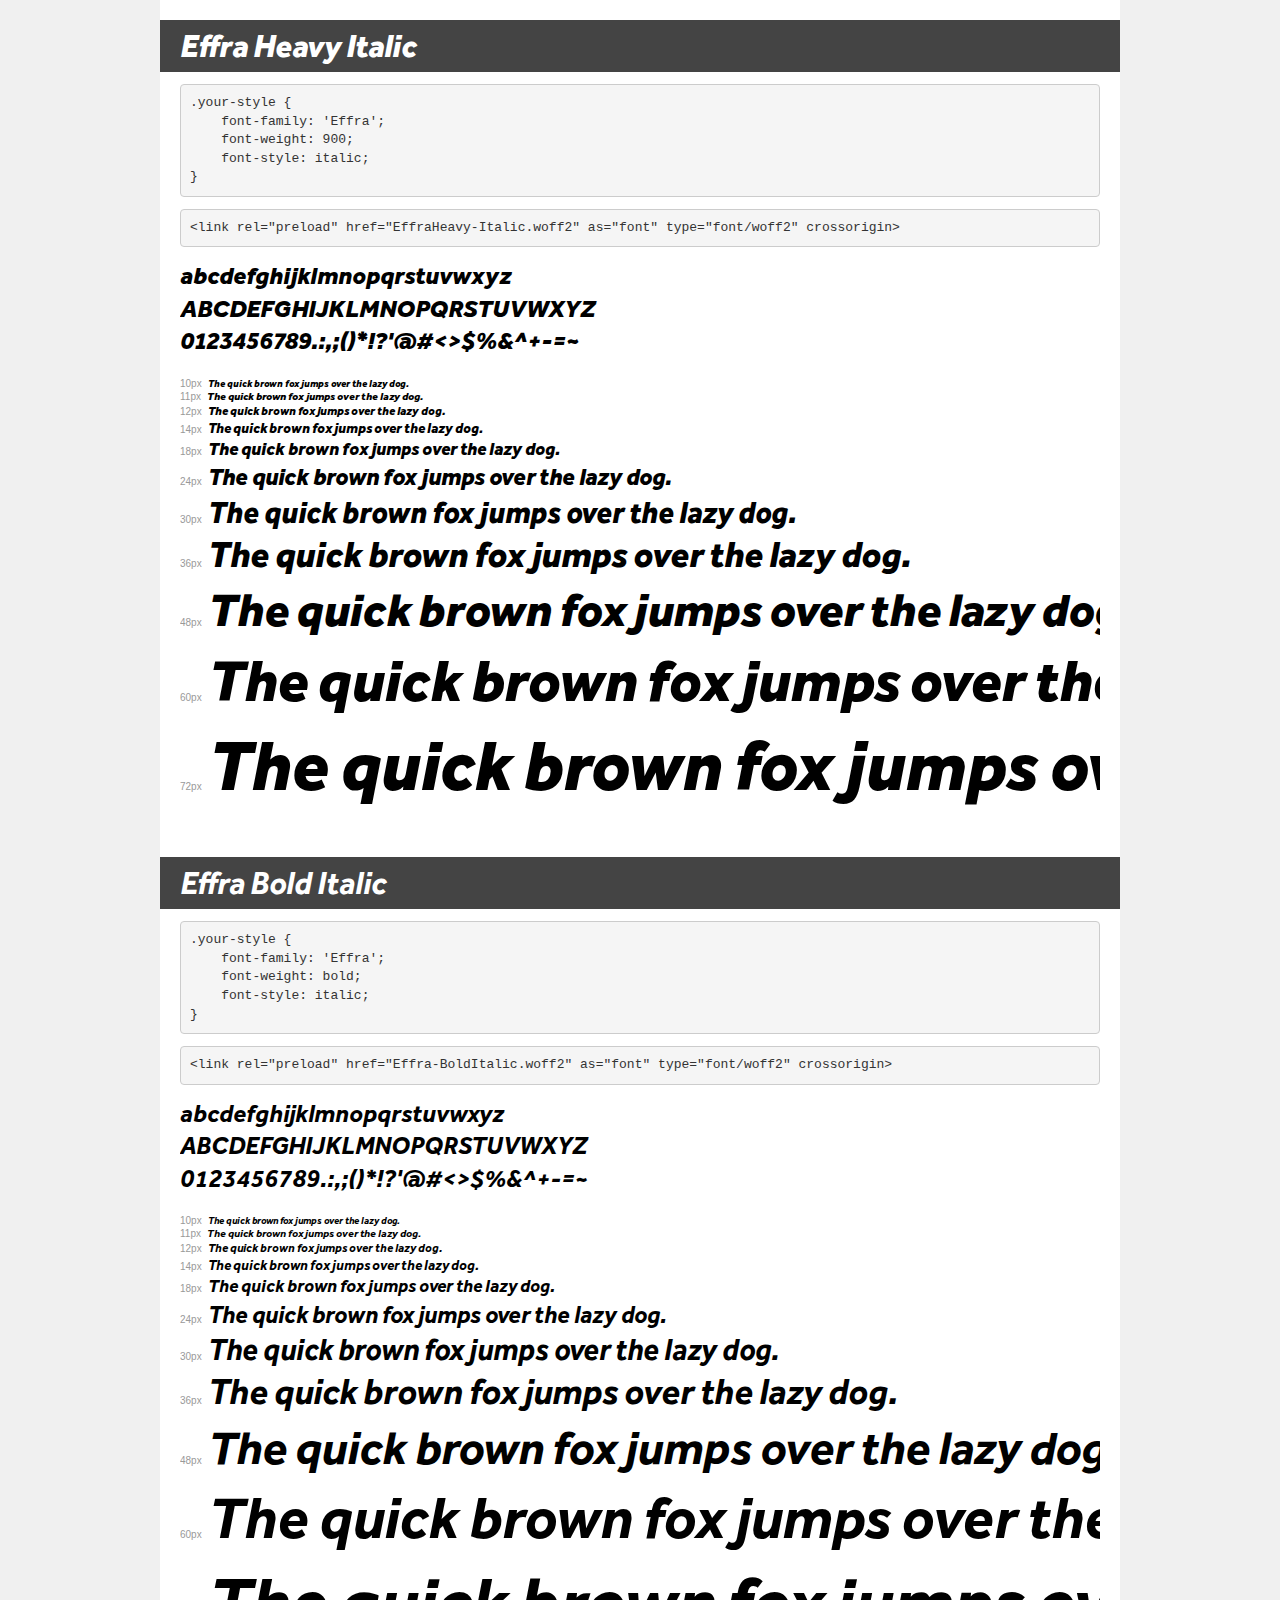
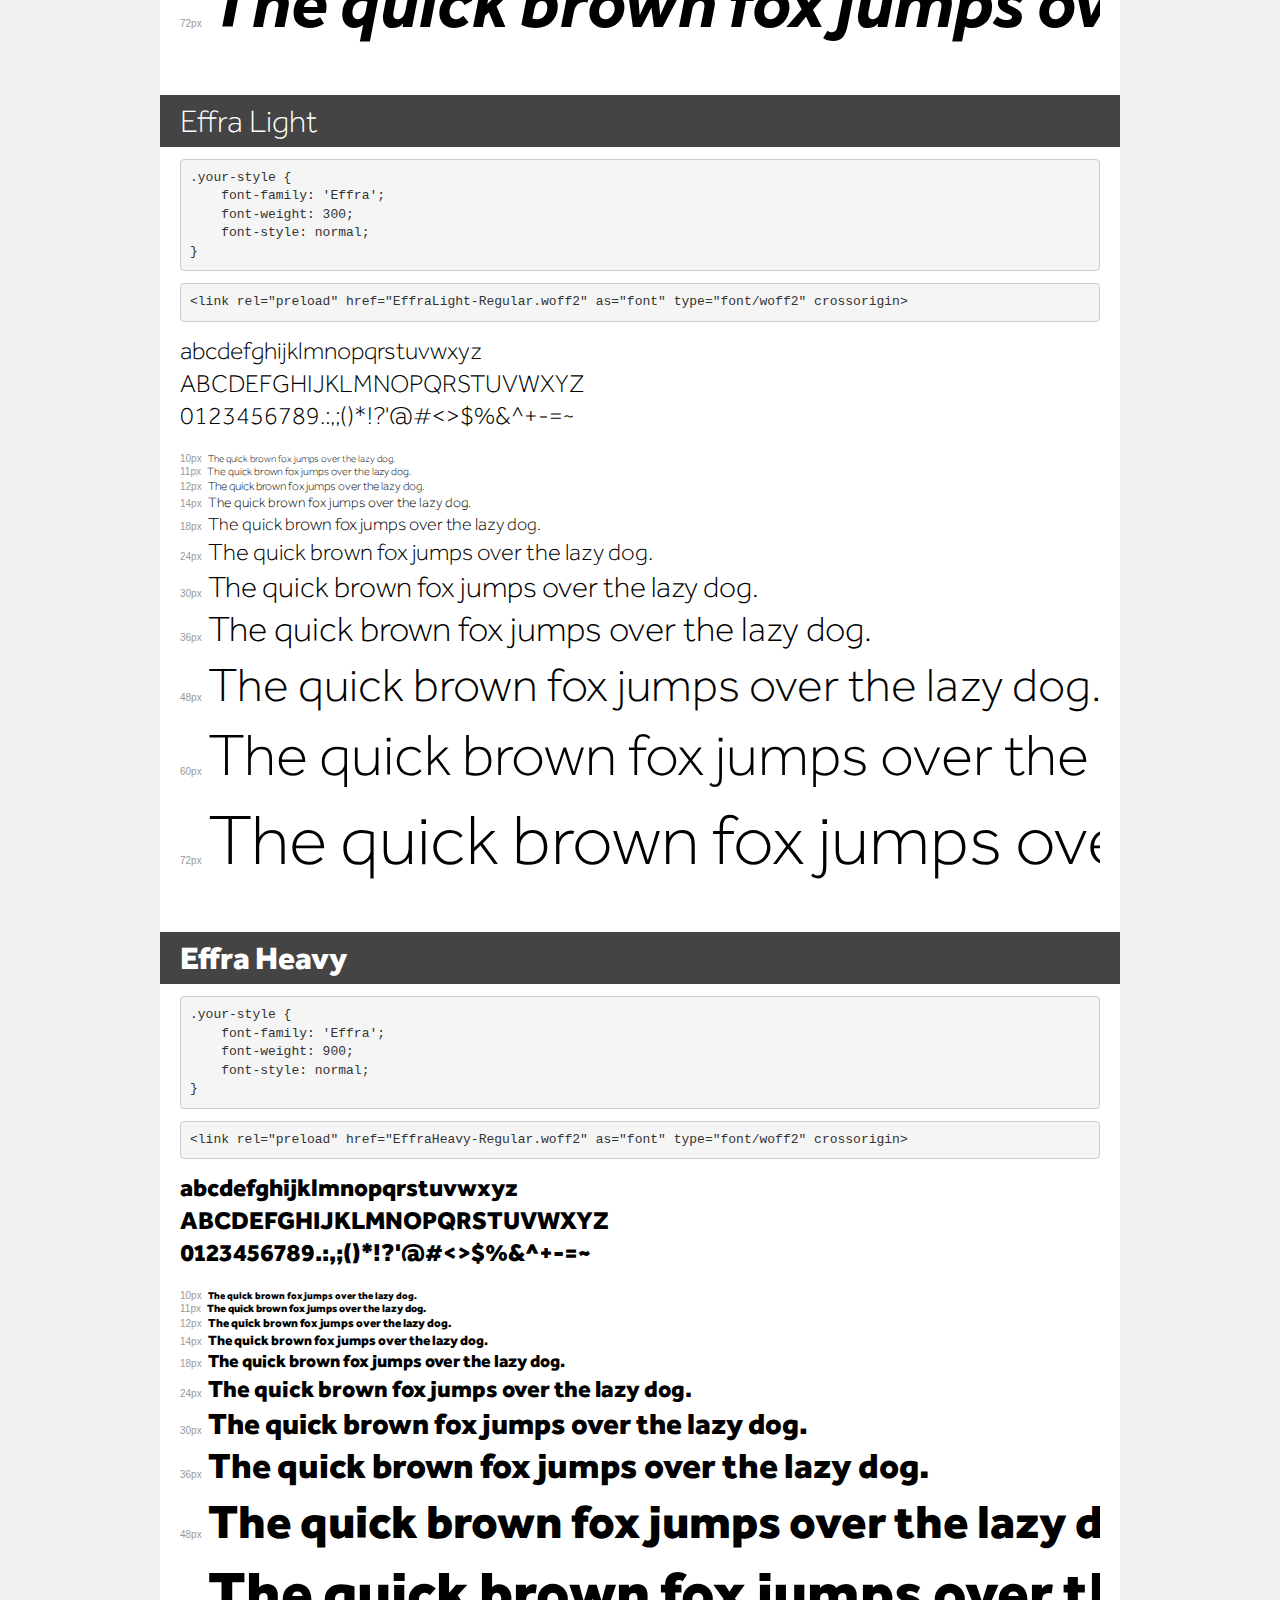
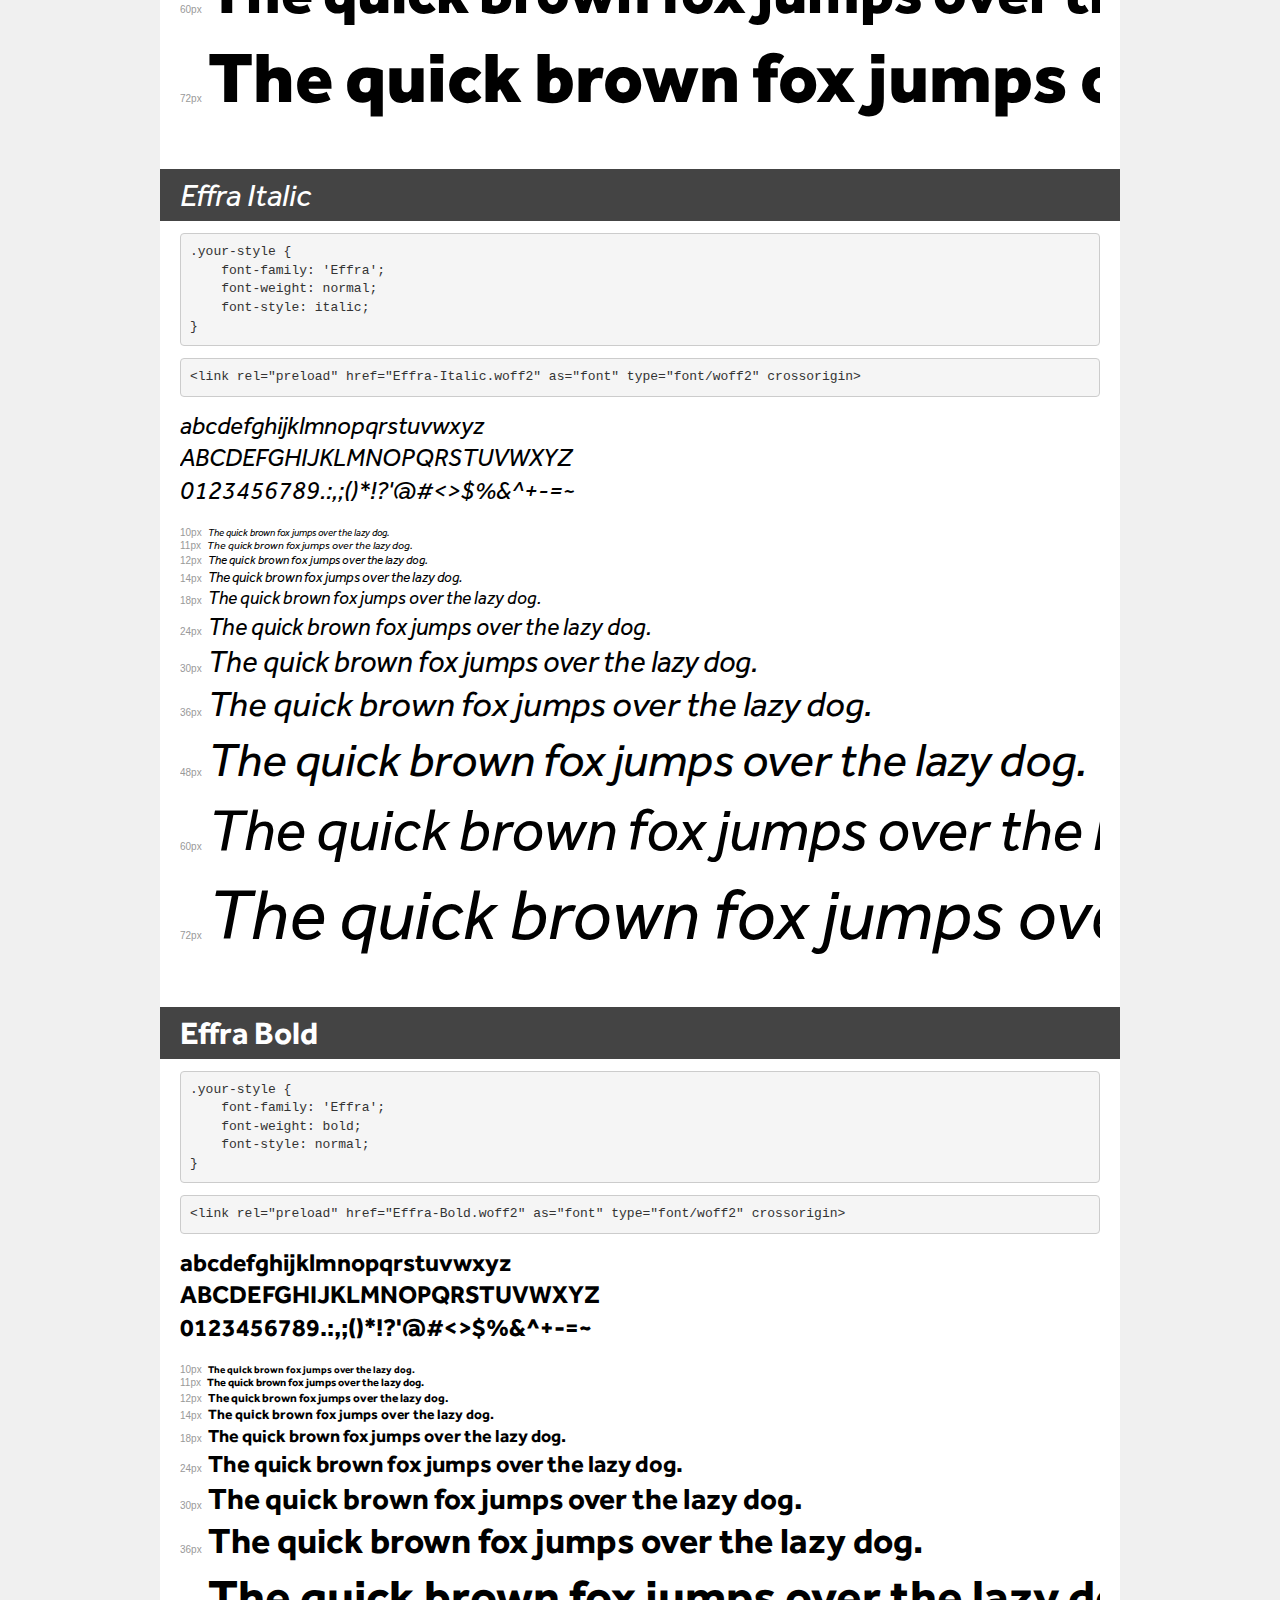
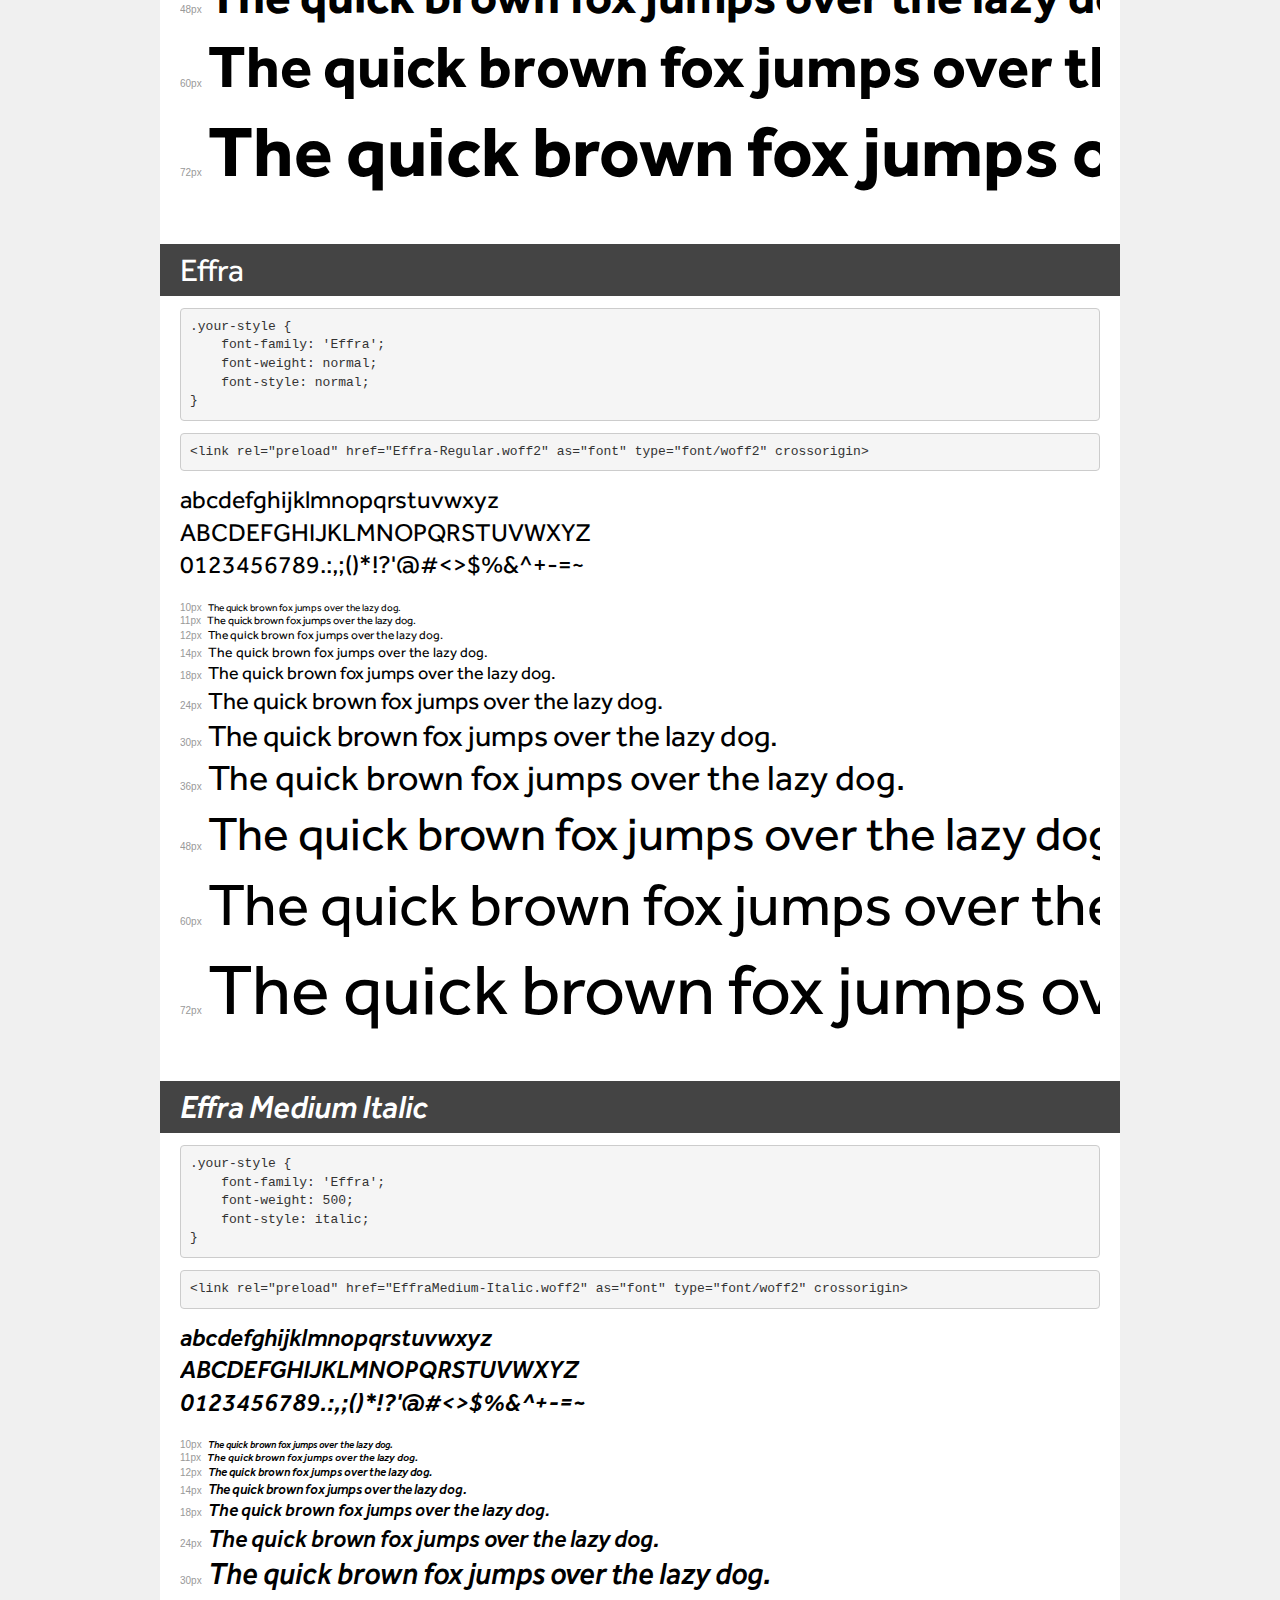
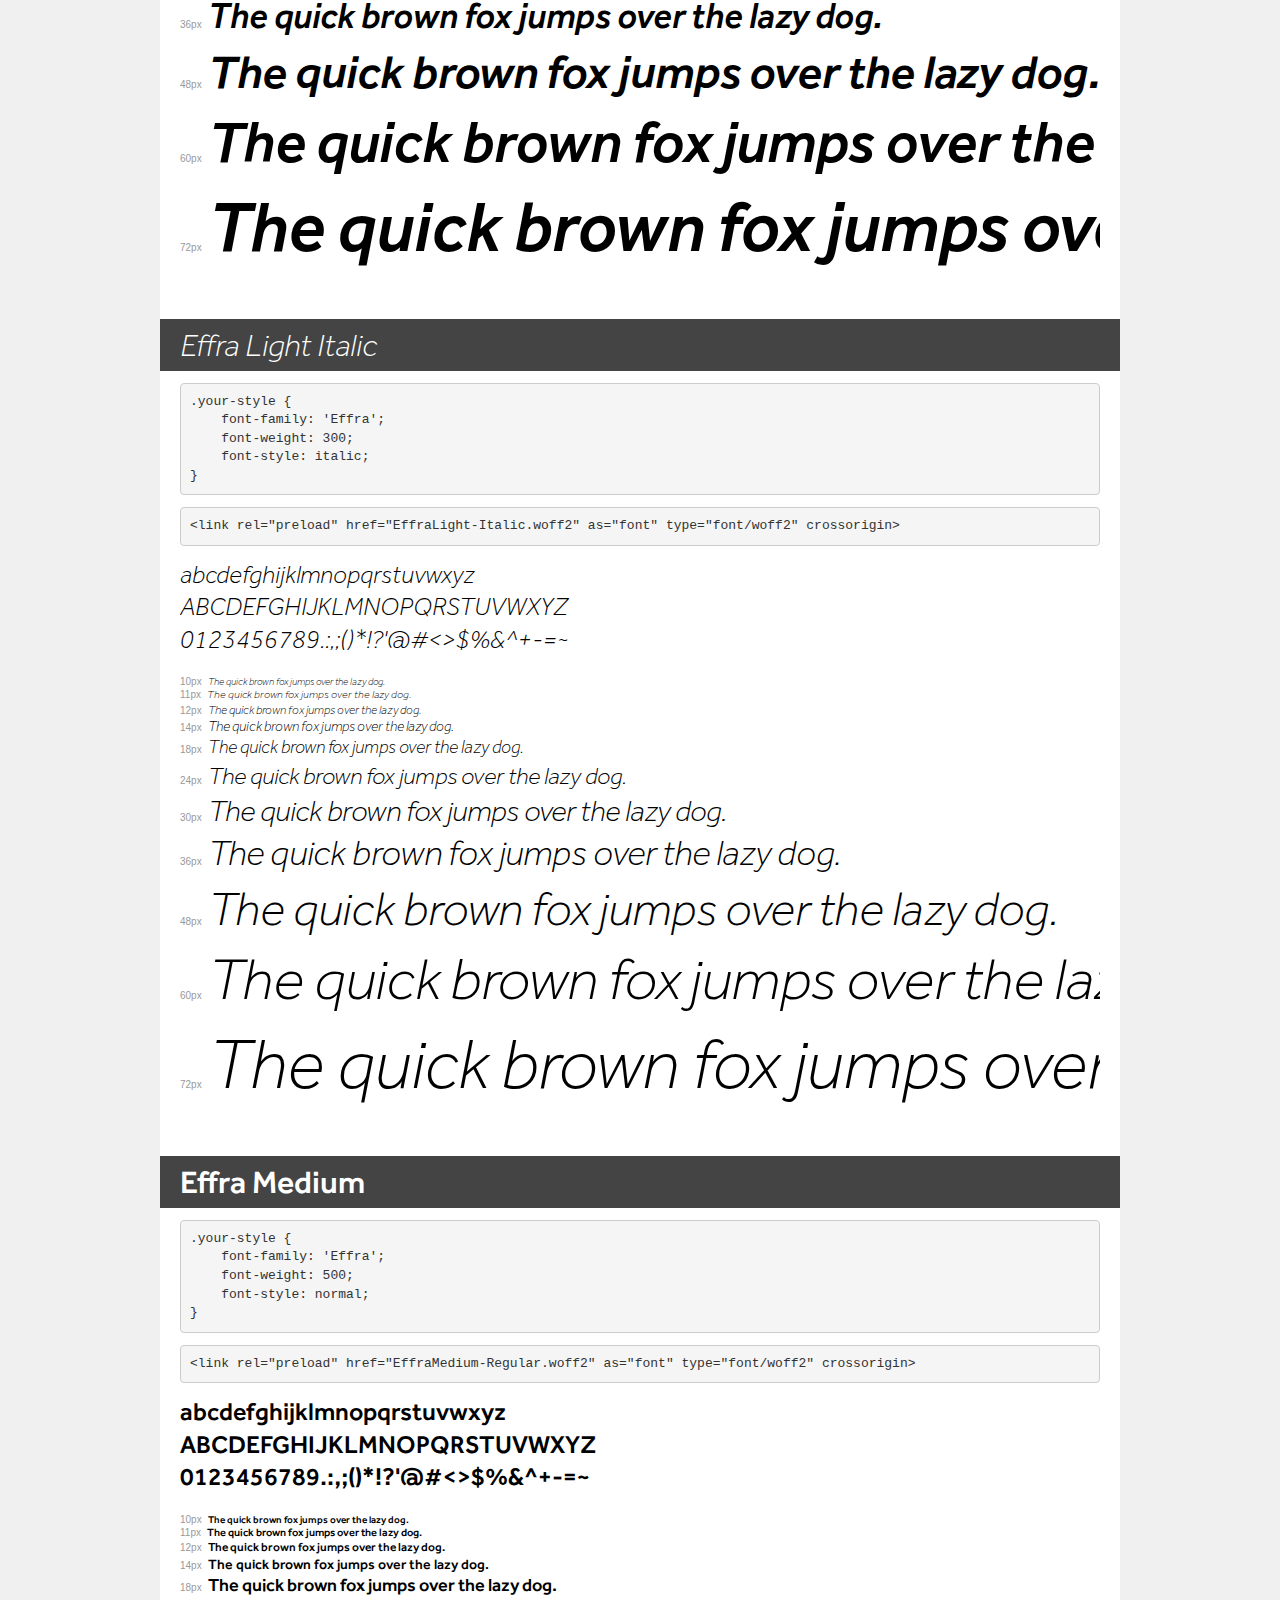
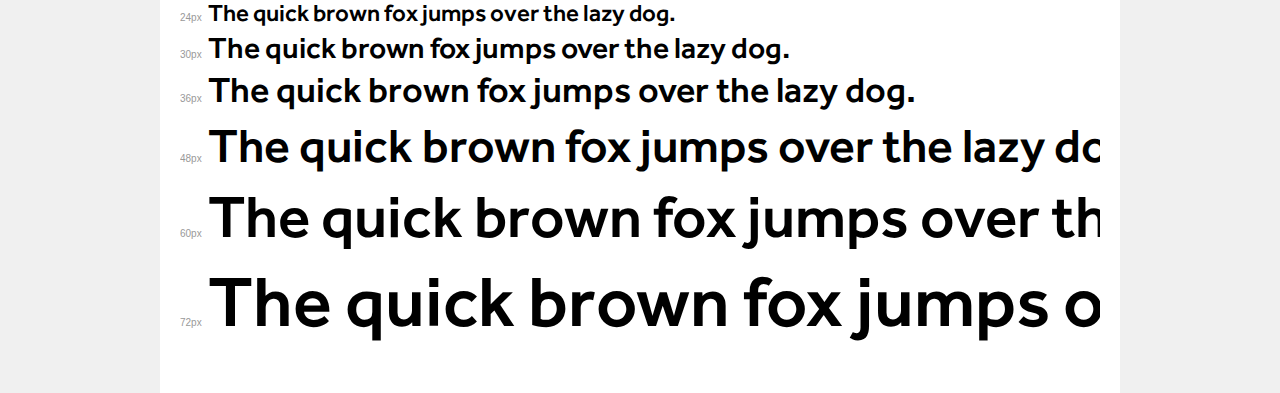
<file: assets/fonts/effra/demo.html>
<!DOCTYPE html>
<html lang="en">
<head>
    <meta charset="utf-8">
    <meta http-equiv="X-UA-Compatible" content="IE=edge">
    <meta name="viewport" content="width=device-width, initial-scale=1">
    <meta name="robots" content="noindex, noarchive">
    <meta name="format-detection" content="telephone=no">
    <title>Transfonter demo</title>
    <link href="stylesheet.css" rel="stylesheet">
    <style>
        /*
        http://meyerweb.com/eric/tools/css/reset/
        v2.0 | 20110126
        License: none (public domain)
        */
        html, body, div, span, applet, object, iframe,
        h1, h2, h3, h4, h5, h6, p, blockquote, pre,
        a, abbr, acronym, address, big, cite, code,
        del, dfn, em, img, ins, kbd, q, s, samp,
        small, strike, strong, sub, sup, tt, var,
        b, u, i, center,
        dl, dt, dd, ol, ul, li,
        fieldset, form, label, legend,
        table, caption, tbody, tfoot, thead, tr, th, td,
        article, aside, canvas, details, embed,
        figure, figcaption, footer, header, hgroup,
        menu, nav, output, ruby, section, summary,
        time, mark, audio, video {
            margin: 0;
            padding: 0;
            border: 0;
            font-size: 100%;
            font: inherit;
            vertical-align: baseline;
        }
        /* HTML5 display-role reset for older browsers */
        article, aside, details, figcaption, figure,
        footer, header, hgroup, menu, nav, section {
            display: block;
        }
        body {
            line-height: 1;
        }
        ol, ul {
            list-style: none;
        }
        blockquote, q {
            quotes: none;
        }
        blockquote:before, blockquote:after,
        q:before, q:after {
            content: '';
            content: none;
        }
        table {
            border-collapse: collapse;
            border-spacing: 0;
        }
        /* demo styles */
        body {
            background: #f0f0f0;
            color: #000;
        }
        .page {
            background: #fff;
            width: 920px;
            margin: 0 auto;
            padding: 20px 20px 0 20px;
            overflow: hidden;
        }
        .font-container {
            overflow-x: auto;
            overflow-y: hidden;
            margin-bottom: 40px;
            line-height: 1.3;
            white-space: nowrap;
            padding-bottom: 5px;
        }
        h1 {
            position: relative;
            background: #444;
            font-size: 32px;
            color: #fff;
            padding: 10px 20px;
            margin: 0 -20px 12px -20px;
        }
        .letters {
            font-size: 25px;
            margin-bottom: 20px;
        }
        .s10:before {
            content: '10px';
        }
        .s11:before {
            content: '11px';
        }
        .s12:before {
            content: '12px';
        }
        .s14:before {
            content: '14px';
        }
        .s18:before {
            content: '18px';
        }
        .s24:before {
            content: '24px';
        }
        .s30:before {
            content: '30px';
        }
        .s36:before {
            content: '36px';
        }
        .s48:before {
            content: '48px';
        }
        .s60:before {
            content: '60px';
        }
        .s72:before {
            content: '72px';
        }
        .s10:before, .s11:before, .s12:before, .s14:before,
        .s18:before, .s24:before, .s30:before, .s36:before,
        .s48:before, .s60:before, .s72:before {
            font-family: Arial, sans-serif;
            font-size: 10px;
            font-weight: normal;
            font-style: normal;
            color: #999;
            padding-right: 6px;
        }
        pre {
            display: block;
            padding: 9px;
            margin: 0 0 12px;
            font-family: Monaco, Menlo, Consolas, "Courier New", monospace;
            font-size: 13px;
            line-height: 1.428571429;
            color: #333;
            font-weight: normal;
            font-style: normal;
            background-color: #f5f5f5;
            border: 1px solid #ccc;
            overflow-x: auto;
            border-radius: 4px;
        }
        /* responsive */
        @media (max-width: 959px) {
            .page {
                width: auto;
                margin: 0;
            }
        }
    </style>
</head>
<body>
<div class="page">
    <div class="demo">
        <h1 style="font-family: 'Effra'; font-weight: 900; font-style: italic;">Effra Heavy Italic</h1>
        <pre title="Usage">.your-style {
    font-family: 'Effra';
    font-weight: 900;
    font-style: italic;
}</pre>
        <pre title="Preload (optional)">
&lt;link rel=&quot;preload&quot; href=&quot;EffraHeavy-Italic.woff2&quot; as=&quot;font&quot; type=&quot;font/woff2&quot; crossorigin&gt;</pre>
        <div class="font-container" style="font-family: 'Effra'; font-weight: 900; font-style: italic;">
            <p class="letters">
                abcdefghijklmnopqrstuvwxyz<br>
ABCDEFGHIJKLMNOPQRSTUVWXYZ<br>
                0123456789.:,;()*!?'@#&lt;&gt;$%&^+-=~
            </p>
            <p class="s10" style="font-size: 10px;">The quick brown fox jumps over the lazy dog.</p>
            <p class="s11" style="font-size: 11px;">The quick brown fox jumps over the lazy dog.</p>
            <p class="s12" style="font-size: 12px;">The quick brown fox jumps over the lazy dog.</p>
            <p class="s14" style="font-size: 14px;">The quick brown fox jumps over the lazy dog.</p>
            <p class="s18" style="font-size: 18px;">The quick brown fox jumps over the lazy dog.</p>
            <p class="s24" style="font-size: 24px;">The quick brown fox jumps over the lazy dog.</p>
            <p class="s30" style="font-size: 30px;">The quick brown fox jumps over the lazy dog.</p>
            <p class="s36" style="font-size: 36px;">The quick brown fox jumps over the lazy dog.</p>
            <p class="s48" style="font-size: 48px;">The quick brown fox jumps over the lazy dog.</p>
            <p class="s60" style="font-size: 60px;">The quick brown fox jumps over the lazy dog.</p>
            <p class="s72" style="font-size: 72px;">The quick brown fox jumps over the lazy dog.</p>
        </div>
    </div>

    <div class="demo">
        <h1 style="font-family: 'Effra'; font-weight: bold; font-style: italic;">Effra Bold Italic</h1>
        <pre title="Usage">.your-style {
    font-family: 'Effra';
    font-weight: bold;
    font-style: italic;
}</pre>
        <pre title="Preload (optional)">
&lt;link rel=&quot;preload&quot; href=&quot;Effra-BoldItalic.woff2&quot; as=&quot;font&quot; type=&quot;font/woff2&quot; crossorigin&gt;</pre>
        <div class="font-container" style="font-family: 'Effra'; font-weight: bold; font-style: italic;">
            <p class="letters">
                abcdefghijklmnopqrstuvwxyz<br>
ABCDEFGHIJKLMNOPQRSTUVWXYZ<br>
                0123456789.:,;()*!?'@#&lt;&gt;$%&^+-=~
            </p>
            <p class="s10" style="font-size: 10px;">The quick brown fox jumps over the lazy dog.</p>
            <p class="s11" style="font-size: 11px;">The quick brown fox jumps over the lazy dog.</p>
            <p class="s12" style="font-size: 12px;">The quick brown fox jumps over the lazy dog.</p>
            <p class="s14" style="font-size: 14px;">The quick brown fox jumps over the lazy dog.</p>
            <p class="s18" style="font-size: 18px;">The quick brown fox jumps over the lazy dog.</p>
            <p class="s24" style="font-size: 24px;">The quick brown fox jumps over the lazy dog.</p>
            <p class="s30" style="font-size: 30px;">The quick brown fox jumps over the lazy dog.</p>
            <p class="s36" style="font-size: 36px;">The quick brown fox jumps over the lazy dog.</p>
            <p class="s48" style="font-size: 48px;">The quick brown fox jumps over the lazy dog.</p>
            <p class="s60" style="font-size: 60px;">The quick brown fox jumps over the lazy dog.</p>
            <p class="s72" style="font-size: 72px;">The quick brown fox jumps over the lazy dog.</p>
        </div>
    </div>

    <div class="demo">
        <h1 style="font-family: 'Effra'; font-weight: 300; font-style: normal;">Effra Light</h1>
        <pre title="Usage">.your-style {
    font-family: 'Effra';
    font-weight: 300;
    font-style: normal;
}</pre>
        <pre title="Preload (optional)">
&lt;link rel=&quot;preload&quot; href=&quot;EffraLight-Regular.woff2&quot; as=&quot;font&quot; type=&quot;font/woff2&quot; crossorigin&gt;</pre>
        <div class="font-container" style="font-family: 'Effra'; font-weight: 300; font-style: normal;">
            <p class="letters">
                abcdefghijklmnopqrstuvwxyz<br>
ABCDEFGHIJKLMNOPQRSTUVWXYZ<br>
                0123456789.:,;()*!?'@#&lt;&gt;$%&^+-=~
            </p>
            <p class="s10" style="font-size: 10px;">The quick brown fox jumps over the lazy dog.</p>
            <p class="s11" style="font-size: 11px;">The quick brown fox jumps over the lazy dog.</p>
            <p class="s12" style="font-size: 12px;">The quick brown fox jumps over the lazy dog.</p>
            <p class="s14" style="font-size: 14px;">The quick brown fox jumps over the lazy dog.</p>
            <p class="s18" style="font-size: 18px;">The quick brown fox jumps over the lazy dog.</p>
            <p class="s24" style="font-size: 24px;">The quick brown fox jumps over the lazy dog.</p>
            <p class="s30" style="font-size: 30px;">The quick brown fox jumps over the lazy dog.</p>
            <p class="s36" style="font-size: 36px;">The quick brown fox jumps over the lazy dog.</p>
            <p class="s48" style="font-size: 48px;">The quick brown fox jumps over the lazy dog.</p>
            <p class="s60" style="font-size: 60px;">The quick brown fox jumps over the lazy dog.</p>
            <p class="s72" style="font-size: 72px;">The quick brown fox jumps over the lazy dog.</p>
        </div>
    </div>

    <div class="demo">
        <h1 style="font-family: 'Effra'; font-weight: 900; font-style: normal;">Effra Heavy</h1>
        <pre title="Usage">.your-style {
    font-family: 'Effra';
    font-weight: 900;
    font-style: normal;
}</pre>
        <pre title="Preload (optional)">
&lt;link rel=&quot;preload&quot; href=&quot;EffraHeavy-Regular.woff2&quot; as=&quot;font&quot; type=&quot;font/woff2&quot; crossorigin&gt;</pre>
        <div class="font-container" style="font-family: 'Effra'; font-weight: 900; font-style: normal;">
            <p class="letters">
                abcdefghijklmnopqrstuvwxyz<br>
ABCDEFGHIJKLMNOPQRSTUVWXYZ<br>
                0123456789.:,;()*!?'@#&lt;&gt;$%&^+-=~
            </p>
            <p class="s10" style="font-size: 10px;">The quick brown fox jumps over the lazy dog.</p>
            <p class="s11" style="font-size: 11px;">The quick brown fox jumps over the lazy dog.</p>
            <p class="s12" style="font-size: 12px;">The quick brown fox jumps over the lazy dog.</p>
            <p class="s14" style="font-size: 14px;">The quick brown fox jumps over the lazy dog.</p>
            <p class="s18" style="font-size: 18px;">The quick brown fox jumps over the lazy dog.</p>
            <p class="s24" style="font-size: 24px;">The quick brown fox jumps over the lazy dog.</p>
            <p class="s30" style="font-size: 30px;">The quick brown fox jumps over the lazy dog.</p>
            <p class="s36" style="font-size: 36px;">The quick brown fox jumps over the lazy dog.</p>
            <p class="s48" style="font-size: 48px;">The quick brown fox jumps over the lazy dog.</p>
            <p class="s60" style="font-size: 60px;">The quick brown fox jumps over the lazy dog.</p>
            <p class="s72" style="font-size: 72px;">The quick brown fox jumps over the lazy dog.</p>
        </div>
    </div>

    <div class="demo">
        <h1 style="font-family: 'Effra'; font-weight: normal; font-style: italic;">Effra Italic</h1>
        <pre title="Usage">.your-style {
    font-family: 'Effra';
    font-weight: normal;
    font-style: italic;
}</pre>
        <pre title="Preload (optional)">
&lt;link rel=&quot;preload&quot; href=&quot;Effra-Italic.woff2&quot; as=&quot;font&quot; type=&quot;font/woff2&quot; crossorigin&gt;</pre>
        <div class="font-container" style="font-family: 'Effra'; font-weight: normal; font-style: italic;">
            <p class="letters">
                abcdefghijklmnopqrstuvwxyz<br>
ABCDEFGHIJKLMNOPQRSTUVWXYZ<br>
                0123456789.:,;()*!?'@#&lt;&gt;$%&^+-=~
            </p>
            <p class="s10" style="font-size: 10px;">The quick brown fox jumps over the lazy dog.</p>
            <p class="s11" style="font-size: 11px;">The quick brown fox jumps over the lazy dog.</p>
            <p class="s12" style="font-size: 12px;">The quick brown fox jumps over the lazy dog.</p>
            <p class="s14" style="font-size: 14px;">The quick brown fox jumps over the lazy dog.</p>
            <p class="s18" style="font-size: 18px;">The quick brown fox jumps over the lazy dog.</p>
            <p class="s24" style="font-size: 24px;">The quick brown fox jumps over the lazy dog.</p>
            <p class="s30" style="font-size: 30px;">The quick brown fox jumps over the lazy dog.</p>
            <p class="s36" style="font-size: 36px;">The quick brown fox jumps over the lazy dog.</p>
            <p class="s48" style="font-size: 48px;">The quick brown fox jumps over the lazy dog.</p>
            <p class="s60" style="font-size: 60px;">The quick brown fox jumps over the lazy dog.</p>
            <p class="s72" style="font-size: 72px;">The quick brown fox jumps over the lazy dog.</p>
        </div>
    </div>

    <div class="demo">
        <h1 style="font-family: 'Effra'; font-weight: bold; font-style: normal;">Effra Bold</h1>
        <pre title="Usage">.your-style {
    font-family: 'Effra';
    font-weight: bold;
    font-style: normal;
}</pre>
        <pre title="Preload (optional)">
&lt;link rel=&quot;preload&quot; href=&quot;Effra-Bold.woff2&quot; as=&quot;font&quot; type=&quot;font/woff2&quot; crossorigin&gt;</pre>
        <div class="font-container" style="font-family: 'Effra'; font-weight: bold; font-style: normal;">
            <p class="letters">
                abcdefghijklmnopqrstuvwxyz<br>
ABCDEFGHIJKLMNOPQRSTUVWXYZ<br>
                0123456789.:,;()*!?'@#&lt;&gt;$%&^+-=~
            </p>
            <p class="s10" style="font-size: 10px;">The quick brown fox jumps over the lazy dog.</p>
            <p class="s11" style="font-size: 11px;">The quick brown fox jumps over the lazy dog.</p>
            <p class="s12" style="font-size: 12px;">The quick brown fox jumps over the lazy dog.</p>
            <p class="s14" style="font-size: 14px;">The quick brown fox jumps over the lazy dog.</p>
            <p class="s18" style="font-size: 18px;">The quick brown fox jumps over the lazy dog.</p>
            <p class="s24" style="font-size: 24px;">The quick brown fox jumps over the lazy dog.</p>
            <p class="s30" style="font-size: 30px;">The quick brown fox jumps over the lazy dog.</p>
            <p class="s36" style="font-size: 36px;">The quick brown fox jumps over the lazy dog.</p>
            <p class="s48" style="font-size: 48px;">The quick brown fox jumps over the lazy dog.</p>
            <p class="s60" style="font-size: 60px;">The quick brown fox jumps over the lazy dog.</p>
            <p class="s72" style="font-size: 72px;">The quick brown fox jumps over the lazy dog.</p>
        </div>
    </div>

    <div class="demo">
        <h1 style="font-family: 'Effra'; font-weight: normal; font-style: normal;">Effra</h1>
        <pre title="Usage">.your-style {
    font-family: 'Effra';
    font-weight: normal;
    font-style: normal;
}</pre>
        <pre title="Preload (optional)">
&lt;link rel=&quot;preload&quot; href=&quot;Effra-Regular.woff2&quot; as=&quot;font&quot; type=&quot;font/woff2&quot; crossorigin&gt;</pre>
        <div class="font-container" style="font-family: 'Effra'; font-weight: normal; font-style: normal;">
            <p class="letters">
                abcdefghijklmnopqrstuvwxyz<br>
ABCDEFGHIJKLMNOPQRSTUVWXYZ<br>
                0123456789.:,;()*!?'@#&lt;&gt;$%&^+-=~
            </p>
            <p class="s10" style="font-size: 10px;">The quick brown fox jumps over the lazy dog.</p>
            <p class="s11" style="font-size: 11px;">The quick brown fox jumps over the lazy dog.</p>
            <p class="s12" style="font-size: 12px;">The quick brown fox jumps over the lazy dog.</p>
            <p class="s14" style="font-size: 14px;">The quick brown fox jumps over the lazy dog.</p>
            <p class="s18" style="font-size: 18px;">The quick brown fox jumps over the lazy dog.</p>
            <p class="s24" style="font-size: 24px;">The quick brown fox jumps over the lazy dog.</p>
            <p class="s30" style="font-size: 30px;">The quick brown fox jumps over the lazy dog.</p>
            <p class="s36" style="font-size: 36px;">The quick brown fox jumps over the lazy dog.</p>
            <p class="s48" style="font-size: 48px;">The quick brown fox jumps over the lazy dog.</p>
            <p class="s60" style="font-size: 60px;">The quick brown fox jumps over the lazy dog.</p>
            <p class="s72" style="font-size: 72px;">The quick brown fox jumps over the lazy dog.</p>
        </div>
    </div>

    <div class="demo">
        <h1 style="font-family: 'Effra'; font-weight: 500; font-style: italic;">Effra Medium Italic</h1>
        <pre title="Usage">.your-style {
    font-family: 'Effra';
    font-weight: 500;
    font-style: italic;
}</pre>
        <pre title="Preload (optional)">
&lt;link rel=&quot;preload&quot; href=&quot;EffraMedium-Italic.woff2&quot; as=&quot;font&quot; type=&quot;font/woff2&quot; crossorigin&gt;</pre>
        <div class="font-container" style="font-family: 'Effra'; font-weight: 500; font-style: italic;">
            <p class="letters">
                abcdefghijklmnopqrstuvwxyz<br>
ABCDEFGHIJKLMNOPQRSTUVWXYZ<br>
                0123456789.:,;()*!?'@#&lt;&gt;$%&^+-=~
            </p>
            <p class="s10" style="font-size: 10px;">The quick brown fox jumps over the lazy dog.</p>
            <p class="s11" style="font-size: 11px;">The quick brown fox jumps over the lazy dog.</p>
            <p class="s12" style="font-size: 12px;">The quick brown fox jumps over the lazy dog.</p>
            <p class="s14" style="font-size: 14px;">The quick brown fox jumps over the lazy dog.</p>
            <p class="s18" style="font-size: 18px;">The quick brown fox jumps over the lazy dog.</p>
            <p class="s24" style="font-size: 24px;">The quick brown fox jumps over the lazy dog.</p>
            <p class="s30" style="font-size: 30px;">The quick brown fox jumps over the lazy dog.</p>
            <p class="s36" style="font-size: 36px;">The quick brown fox jumps over the lazy dog.</p>
            <p class="s48" style="font-size: 48px;">The quick brown fox jumps over the lazy dog.</p>
            <p class="s60" style="font-size: 60px;">The quick brown fox jumps over the lazy dog.</p>
            <p class="s72" style="font-size: 72px;">The quick brown fox jumps over the lazy dog.</p>
        </div>
    </div>

    <div class="demo">
        <h1 style="font-family: 'Effra'; font-weight: 300; font-style: italic;">Effra Light Italic</h1>
        <pre title="Usage">.your-style {
    font-family: 'Effra';
    font-weight: 300;
    font-style: italic;
}</pre>
        <pre title="Preload (optional)">
&lt;link rel=&quot;preload&quot; href=&quot;EffraLight-Italic.woff2&quot; as=&quot;font&quot; type=&quot;font/woff2&quot; crossorigin&gt;</pre>
        <div class="font-container" style="font-family: 'Effra'; font-weight: 300; font-style: italic;">
            <p class="letters">
                abcdefghijklmnopqrstuvwxyz<br>
ABCDEFGHIJKLMNOPQRSTUVWXYZ<br>
                0123456789.:,;()*!?'@#&lt;&gt;$%&^+-=~
            </p>
            <p class="s10" style="font-size: 10px;">The quick brown fox jumps over the lazy dog.</p>
            <p class="s11" style="font-size: 11px;">The quick brown fox jumps over the lazy dog.</p>
            <p class="s12" style="font-size: 12px;">The quick brown fox jumps over the lazy dog.</p>
            <p class="s14" style="font-size: 14px;">The quick brown fox jumps over the lazy dog.</p>
            <p class="s18" style="font-size: 18px;">The quick brown fox jumps over the lazy dog.</p>
            <p class="s24" style="font-size: 24px;">The quick brown fox jumps over the lazy dog.</p>
            <p class="s30" style="font-size: 30px;">The quick brown fox jumps over the lazy dog.</p>
            <p class="s36" style="font-size: 36px;">The quick brown fox jumps over the lazy dog.</p>
            <p class="s48" style="font-size: 48px;">The quick brown fox jumps over the lazy dog.</p>
            <p class="s60" style="font-size: 60px;">The quick brown fox jumps over the lazy dog.</p>
            <p class="s72" style="font-size: 72px;">The quick brown fox jumps over the lazy dog.</p>
        </div>
    </div>

    <div class="demo">
        <h1 style="font-family: 'Effra'; font-weight: 500; font-style: normal;">Effra Medium</h1>
        <pre title="Usage">.your-style {
    font-family: 'Effra';
    font-weight: 500;
    font-style: normal;
}</pre>
        <pre title="Preload (optional)">
&lt;link rel=&quot;preload&quot; href=&quot;EffraMedium-Regular.woff2&quot; as=&quot;font&quot; type=&quot;font/woff2&quot; crossorigin&gt;</pre>
        <div class="font-container" style="font-family: 'Effra'; font-weight: 500; font-style: normal;">
            <p class="letters">
                abcdefghijklmnopqrstuvwxyz<br>
ABCDEFGHIJKLMNOPQRSTUVWXYZ<br>
                0123456789.:,;()*!?'@#&lt;&gt;$%&^+-=~
            </p>
            <p class="s10" style="font-size: 10px;">The quick brown fox jumps over the lazy dog.</p>
            <p class="s11" style="font-size: 11px;">The quick brown fox jumps over the lazy dog.</p>
            <p class="s12" style="font-size: 12px;">The quick brown fox jumps over the lazy dog.</p>
            <p class="s14" style="font-size: 14px;">The quick brown fox jumps over the lazy dog.</p>
            <p class="s18" style="font-size: 18px;">The quick brown fox jumps over the lazy dog.</p>
            <p class="s24" style="font-size: 24px;">The quick brown fox jumps over the lazy dog.</p>
            <p class="s30" style="font-size: 30px;">The quick brown fox jumps over the lazy dog.</p>
            <p class="s36" style="font-size: 36px;">The quick brown fox jumps over the lazy dog.</p>
            <p class="s48" style="font-size: 48px;">The quick brown fox jumps over the lazy dog.</p>
            <p class="s60" style="font-size: 60px;">The quick brown fox jumps over the lazy dog.</p>
            <p class="s72" style="font-size: 72px;">The quick brown fox jumps over the lazy dog.</p>
        </div>
    </div>

</div>
</body>
</html>
</file>
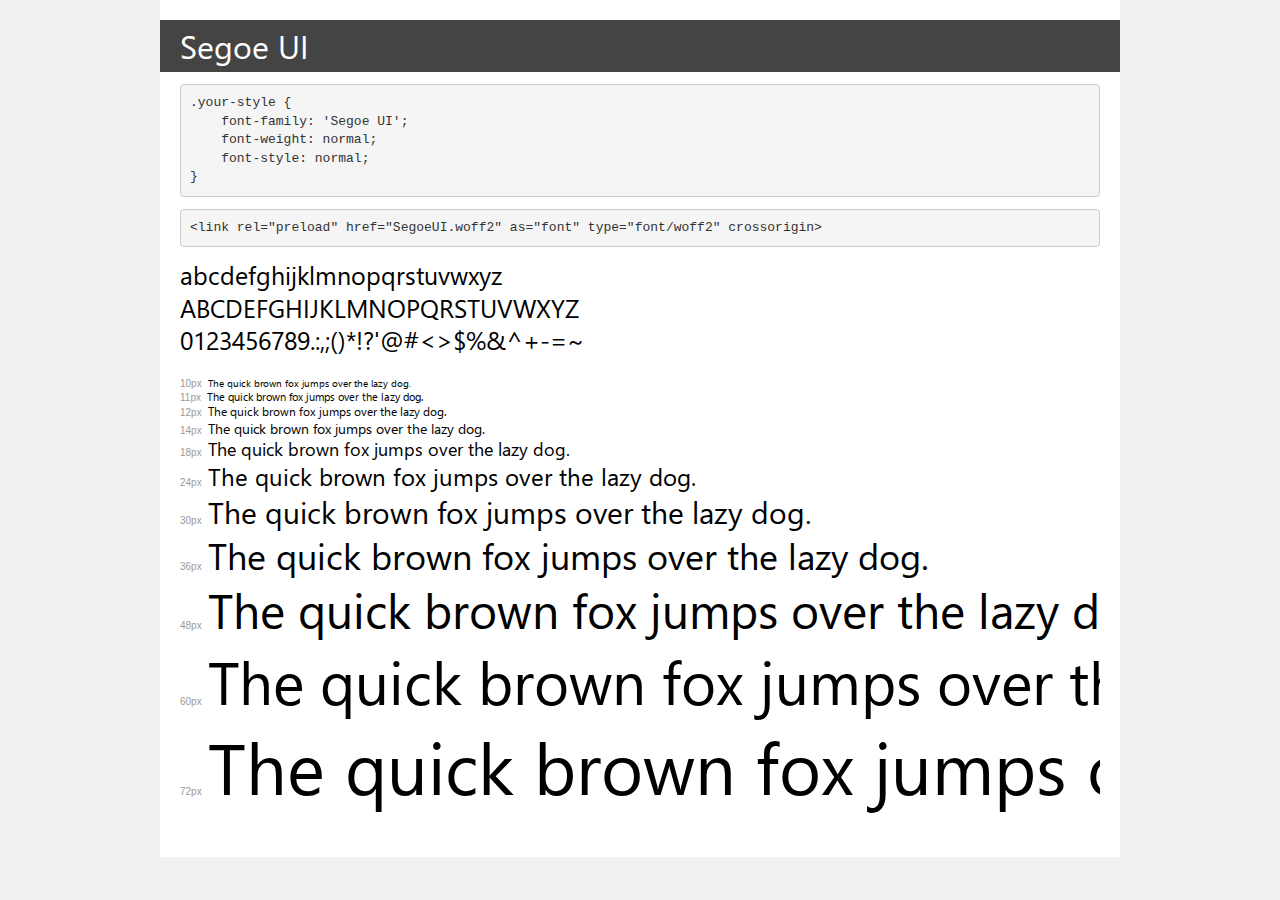
<file: assets/fonts/segoe-ui/demo.html>
<!DOCTYPE html>
<html lang="en">
<head>
    <meta charset="utf-8">
    <meta http-equiv="X-UA-Compatible" content="IE=edge">
    <meta name="viewport" content="width=device-width, initial-scale=1">
    <meta name="robots" content="noindex, noarchive">
    <meta name="format-detection" content="telephone=no">
    <title>Transfonter demo</title>
    <link href="stylesheet.css" rel="stylesheet">
    <style>
        /*
        http://meyerweb.com/eric/tools/css/reset/
        v2.0 | 20110126
        License: none (public domain)
        */
        html, body, div, span, applet, object, iframe,
        h1, h2, h3, h4, h5, h6, p, blockquote, pre,
        a, abbr, acronym, address, big, cite, code,
        del, dfn, em, img, ins, kbd, q, s, samp,
        small, strike, strong, sub, sup, tt, var,
        b, u, i, center,
        dl, dt, dd, ol, ul, li,
        fieldset, form, label, legend,
        table, caption, tbody, tfoot, thead, tr, th, td,
        article, aside, canvas, details, embed,
        figure, figcaption, footer, header, hgroup,
        menu, nav, output, ruby, section, summary,
        time, mark, audio, video {
            margin: 0;
            padding: 0;
            border: 0;
            font-size: 100%;
            font: inherit;
            vertical-align: baseline;
        }
        /* HTML5 display-role reset for older browsers */
        article, aside, details, figcaption, figure,
        footer, header, hgroup, menu, nav, section {
            display: block;
        }
        body {
            line-height: 1;
        }
        ol, ul {
            list-style: none;
        }
        blockquote, q {
            quotes: none;
        }
        blockquote:before, blockquote:after,
        q:before, q:after {
            content: '';
            content: none;
        }
        table {
            border-collapse: collapse;
            border-spacing: 0;
        }
        /* demo styles */
        body {
            background: #f0f0f0;
            color: #000;
        }
        .page {
            background: #fff;
            width: 920px;
            margin: 0 auto;
            padding: 20px 20px 0 20px;
            overflow: hidden;
        }
        .font-container {
            overflow-x: auto;
            overflow-y: hidden;
            margin-bottom: 40px;
            line-height: 1.3;
            white-space: nowrap;
            padding-bottom: 5px;
        }
        h1 {
            position: relative;
            background: #444;
            font-size: 32px;
            color: #fff;
            padding: 10px 20px;
            margin: 0 -20px 12px -20px;
        }
        .letters {
            font-size: 25px;
            margin-bottom: 20px;
        }
        .s10:before {
            content: '10px';
        }
        .s11:before {
            content: '11px';
        }
        .s12:before {
            content: '12px';
        }
        .s14:before {
            content: '14px';
        }
        .s18:before {
            content: '18px';
        }
        .s24:before {
            content: '24px';
        }
        .s30:before {
            content: '30px';
        }
        .s36:before {
            content: '36px';
        }
        .s48:before {
            content: '48px';
        }
        .s60:before {
            content: '60px';
        }
        .s72:before {
            content: '72px';
        }
        .s10:before, .s11:before, .s12:before, .s14:before,
        .s18:before, .s24:before, .s30:before, .s36:before,
        .s48:before, .s60:before, .s72:before {
            font-family: Arial, sans-serif;
            font-size: 10px;
            font-weight: normal;
            font-style: normal;
            color: #999;
            padding-right: 6px;
        }
        pre {
            display: block;
            padding: 9px;
            margin: 0 0 12px;
            font-family: Monaco, Menlo, Consolas, "Courier New", monospace;
            font-size: 13px;
            line-height: 1.428571429;
            color: #333;
            font-weight: normal;
            font-style: normal;
            background-color: #f5f5f5;
            border: 1px solid #ccc;
            overflow-x: auto;
            border-radius: 4px;
        }
        /* responsive */
        @media (max-width: 959px) {
            .page {
                width: auto;
                margin: 0;
            }
        }
    </style>
</head>
<body>
<div class="page">
    <div class="demo">
        <h1 style="font-family: 'Segoe UI'; font-weight: normal; font-style: normal;">Segoe UI</h1>
        <pre title="Usage">.your-style {
    font-family: 'Segoe UI';
    font-weight: normal;
    font-style: normal;
}</pre>
        <pre title="Preload (optional)">
&lt;link rel=&quot;preload&quot; href=&quot;SegoeUI.woff2&quot; as=&quot;font&quot; type=&quot;font/woff2&quot; crossorigin&gt;</pre>
        <div class="font-container" style="font-family: 'Segoe UI'; font-weight: normal; font-style: normal;">
            <p class="letters">
                abcdefghijklmnopqrstuvwxyz<br>
ABCDEFGHIJKLMNOPQRSTUVWXYZ<br>
                0123456789.:,;()*!?'@#&lt;&gt;$%&^+-=~
            </p>
            <p class="s10" style="font-size: 10px;">The quick brown fox jumps over the lazy dog.</p>
            <p class="s11" style="font-size: 11px;">The quick brown fox jumps over the lazy dog.</p>
            <p class="s12" style="font-size: 12px;">The quick brown fox jumps over the lazy dog.</p>
            <p class="s14" style="font-size: 14px;">The quick brown fox jumps over the lazy dog.</p>
            <p class="s18" style="font-size: 18px;">The quick brown fox jumps over the lazy dog.</p>
            <p class="s24" style="font-size: 24px;">The quick brown fox jumps over the lazy dog.</p>
            <p class="s30" style="font-size: 30px;">The quick brown fox jumps over the lazy dog.</p>
            <p class="s36" style="font-size: 36px;">The quick brown fox jumps over the lazy dog.</p>
            <p class="s48" style="font-size: 48px;">The quick brown fox jumps over the lazy dog.</p>
            <p class="s60" style="font-size: 60px;">The quick brown fox jumps over the lazy dog.</p>
            <p class="s72" style="font-size: 72px;">The quick brown fox jumps over the lazy dog.</p>
        </div>
    </div>

</div>
</body>
</html>
</file>
<file: assets/fonts/canaro/stylesheet.css>
@font-face {
    font-family: 'Canaro';
    src: url('Canaro-ExtraBold.eot');
    src: local('Canaro ExtraBold'), local('Canaro-ExtraBold'),
        url('Canaro-ExtraBold.eot?#iefix') format('embedded-opentype'),
        url('Canaro-ExtraBold.woff2') format('woff2'),
        url('Canaro-ExtraBold.woff') format('woff'),
        url('Canaro-ExtraBold.ttf') format('truetype');
    font-weight: 800;
    font-style: normal;
}

@font-face {
    font-family: 'Canaro';
    src: url('Canaro-Book.eot');
    src: local('Canaro Book'), local('Canaro-Book'),
        url('Canaro-Book.eot?#iefix') format('embedded-opentype'),
        url('Canaro-Book.woff2') format('woff2'),
        url('Canaro-Book.woff') format('woff'),
        url('Canaro-Book.ttf') format('truetype');
    font-weight: normal;
    font-style: normal;
}

@font-face {
    font-family: 'Canaro';
    src: url('Canaro-BlackItalic.eot');
    src: local('Canaro Black Italic'), local('Canaro-BlackItalic'),
        url('Canaro-BlackItalic.eot?#iefix') format('embedded-opentype'),
        url('Canaro-BlackItalic.woff2') format('woff2'),
        url('Canaro-BlackItalic.woff') format('woff'),
        url('Canaro-BlackItalic.ttf') format('truetype');
    font-weight: 900;
    font-style: italic;
}

@font-face {
    font-family: 'Canaro';
    src: url('Canaro-Thin.eot');
    src: local('Canaro Thin'), local('Canaro-Thin'),
        url('Canaro-Thin.eot?#iefix') format('embedded-opentype'),
        url('Canaro-Thin.woff2') format('woff2'),
        url('Canaro-Thin.woff') format('woff'),
        url('Canaro-Thin.ttf') format('truetype');
    font-weight: 100;
    font-style: normal;
}

@font-face {
    font-family: 'Canaro';
    src: url('Canaro-ThinItalic.eot');
    src: local('Canaro Thin Italic'), local('Canaro-ThinItalic'),
        url('Canaro-ThinItalic.eot?#iefix') format('embedded-opentype'),
        url('Canaro-ThinItalic.woff2') format('woff2'),
        url('Canaro-ThinItalic.woff') format('woff'),
        url('Canaro-ThinItalic.ttf') format('truetype');
    font-weight: 100;
    font-style: italic;
}

@font-face {
    font-family: 'Canaro';
    src: url('Canaro-ExtraLightItalic.eot');
    src: local('Canaro ExtraLight Italic'), local('Canaro-ExtraLightItalic'),
        url('Canaro-ExtraLightItalic.eot?#iefix') format('embedded-opentype'),
        url('Canaro-ExtraLightItalic.woff2') format('woff2'),
        url('Canaro-ExtraLightItalic.woff') format('woff'),
        url('Canaro-ExtraLightItalic.ttf') format('truetype');
    font-weight: 200;
    font-style: italic;
}

@font-face {
    font-family: 'Canaro';
    src: url('Canaro-Black.eot');
    src: local('Canaro Black'), local('Canaro-Black'),
        url('Canaro-Black.eot?#iefix') format('embedded-opentype'),
        url('Canaro-Black.woff2') format('woff2'),
        url('Canaro-Black.woff') format('woff'),
        url('Canaro-Black.ttf') format('truetype');
    font-weight: 900;
    font-style: normal;
}

@font-face {
    font-family: 'Canaro';
    src: url('Canaro-MediumItalic.eot');
    src: local('Canaro Medium Italic'), local('Canaro-MediumItalic'),
        url('Canaro-MediumItalic.eot?#iefix') format('embedded-opentype'),
        url('Canaro-MediumItalic.woff2') format('woff2'),
        url('Canaro-MediumItalic.woff') format('woff'),
        url('Canaro-MediumItalic.ttf') format('truetype');
    font-weight: 500;
    font-style: italic;
}

@font-face {
    font-family: 'Canaro';
    src: url('Canaro-SemiBold.eot');
    src: local('Canaro SemiBold'), local('Canaro-SemiBold'),
        url('Canaro-SemiBold.eot?#iefix') format('embedded-opentype'),
        url('Canaro-SemiBold.woff2') format('woff2'),
        url('Canaro-SemiBold.woff') format('woff'),
        url('Canaro-SemiBold.ttf') format('truetype');
    font-weight: 600;
    font-style: normal;
}

@font-face {
    font-family: 'Canaro';
    src: url('Canaro-BoldItalic.eot');
    src: local('Canaro Bold Italic'), local('Canaro-BoldItalic'),
        url('Canaro-BoldItalic.eot?#iefix') format('embedded-opentype'),
        url('Canaro-BoldItalic.woff2') format('woff2'),
        url('Canaro-BoldItalic.woff') format('woff'),
        url('Canaro-BoldItalic.ttf') format('truetype');
    font-weight: bold;
    font-style: italic;
}

@font-face {
    font-family: 'Canaro';
    src: url('Canaro-ExtraBoldItalic.eot');
    src: local('Canaro ExtraBold Italic'), local('Canaro-ExtraBoldItalic'),
        url('Canaro-ExtraBoldItalic.eot?#iefix') format('embedded-opentype'),
        url('Canaro-ExtraBoldItalic.woff2') format('woff2'),
        url('Canaro-ExtraBoldItalic.woff') format('woff'),
        url('Canaro-ExtraBoldItalic.ttf') format('truetype');
    font-weight: 800;
    font-style: italic;
}

@font-face {
    font-family: 'Canaro';
    src: url('Canaro-LightItalic.eot');
    src: local('Canaro Light Italic'), local('Canaro-LightItalic'),
        url('Canaro-LightItalic.eot?#iefix') format('embedded-opentype'),
        url('Canaro-LightItalic.woff2') format('woff2'),
        url('Canaro-LightItalic.woff') format('woff'),
        url('Canaro-LightItalic.ttf') format('truetype');
    font-weight: 300;
    font-style: italic;
}

@font-face {
    font-family: 'Canaro';
    src: url('Canaro-BookItalic.eot');
    src: local('Canaro Book Italic'), local('Canaro-BookItalic'),
        url('Canaro-BookItalic.eot?#iefix') format('embedded-opentype'),
        url('Canaro-BookItalic.woff2') format('woff2'),
        url('Canaro-BookItalic.woff') format('woff'),
        url('Canaro-BookItalic.ttf') format('truetype');
    font-weight: normal;
    font-style: italic;
}

@font-face {
    font-family: 'Canaro';
    src: url('Canaro-Bold.eot');
    src: local('Canaro Bold'), local('Canaro-Bold'),
        url('Canaro-Bold.eot?#iefix') format('embedded-opentype'),
        url('Canaro-Bold.woff2') format('woff2'),
        url('Canaro-Bold.woff') format('woff'),
        url('Canaro-Bold.ttf') format('truetype');
    font-weight: bold;
    font-style: normal;
}

@font-face {
    font-family: 'Canaro';
    src: url('Canaro-SemiBoldItalic.eot');
    src: local('Canaro SemiBold Italic'), local('Canaro-SemiBoldItalic'),
        url('Canaro-SemiBoldItalic.eot?#iefix') format('embedded-opentype'),
        url('Canaro-SemiBoldItalic.woff2') format('woff2'),
        url('Canaro-SemiBoldItalic.woff') format('woff'),
        url('Canaro-SemiBoldItalic.ttf') format('truetype');
    font-weight: 600;
    font-style: italic;
}

@font-face {
    font-family: 'Canaro';
    src: url('Canaro-ExtraLight.eot');
    src: local('Canaro ExtraLight'), local('Canaro-ExtraLight'),
        url('Canaro-ExtraLight.eot?#iefix') format('embedded-opentype'),
        url('Canaro-ExtraLight.woff2') format('woff2'),
        url('Canaro-ExtraLight.woff') format('woff'),
        url('Canaro-ExtraLight.ttf') format('truetype');
    font-weight: 200;
    font-style: normal;
}

@font-face {
    font-family: 'Canaro';
    src: url('Canaro-Medium.eot');
    src: local('Canaro Medium'), local('Canaro-Medium'),
        url('Canaro-Medium.eot?#iefix') format('embedded-opentype'),
        url('Canaro-Medium.woff2') format('woff2'),
        url('Canaro-Medium.woff') format('woff'),
        url('Canaro-Medium.ttf') format('truetype');
    font-weight: 500;
    font-style: normal;
}

@font-face {
    font-family: 'Canaro';
    src: url('Canaro-Light.eot');
    src: local('Canaro Light'), local('Canaro-Light'),
        url('Canaro-Light.eot?#iefix') format('embedded-opentype'),
        url('Canaro-Light.woff2') format('woff2'),
        url('Canaro-Light.woff') format('woff'),
        url('Canaro-Light.ttf') format('truetype');
    font-weight: 300;
    font-style: normal;
}
</file>
<file: assets/fonts/effra/stylesheet.css>
@font-face {
    font-family: 'Effra';
    src: url('EffraHeavy-Italic.woff2') format('woff2'),
        url('EffraHeavy-Italic.woff') format('woff');
    font-weight: 900;
    font-style: italic;
    font-display: swap;
}

@font-face {
    font-family: 'Effra';
    src: url('Effra-BoldItalic.woff2') format('woff2'),
        url('Effra-BoldItalic.woff') format('woff');
    font-weight: bold;
    font-style: italic;
    font-display: swap;
}

@font-face {
    font-family: 'Effra';
    src: url('EffraLight-Regular.woff2') format('woff2'),
        url('EffraLight-Regular.woff') format('woff');
    font-weight: 300;
    font-style: normal;
    font-display: swap;
}

@font-face {
    font-family: 'Effra';
    src: url('EffraHeavy-Regular.woff2') format('woff2'),
        url('EffraHeavy-Regular.woff') format('woff');
    font-weight: 900;
    font-style: normal;
    font-display: swap;
}

@font-face {
    font-family: 'Effra';
    src: url('Effra-Italic.woff2') format('woff2'),
        url('Effra-Italic.woff') format('woff');
    font-weight: normal;
    font-style: italic;
    font-display: swap;
}

@font-face {
    font-family: 'Effra';
    src: url('Effra-Bold.woff2') format('woff2'),
        url('Effra-Bold.woff') format('woff');
    font-weight: bold;
    font-style: normal;
    font-display: swap;
}

@font-face {
    font-family: 'Effra';
    src: url('Effra-Regular.woff2') format('woff2'),
        url('Effra-Regular.woff') format('woff');
    font-weight: normal;
    font-style: normal;
    font-display: swap;
}

@font-face {
    font-family: 'Effra';
    src: url('EffraMedium-Italic.woff2') format('woff2'),
        url('EffraMedium-Italic.woff') format('woff');
    font-weight: 500;
    font-style: italic;
    font-display: swap;
}

@font-face {
    font-family: 'Effra';
    src: url('EffraLight-Italic.woff2') format('woff2'),
        url('EffraLight-Italic.woff') format('woff');
    font-weight: 300;
    font-style: italic;
    font-display: swap;
}

@font-face {
    font-family: 'Effra';
    src: url('EffraMedium-Regular.woff2') format('woff2'),
        url('EffraMedium-Regular.woff') format('woff');
    font-weight: 500;
    font-style: normal;
    font-display: swap;
}
</file>
<file: assets/fonts/segoe-ui/stylesheet.css>
@font-face {
    font-family: 'Segoe UI';
    src: url('SegoeUI-Italic.woff2') format('woff2'),
        url('SegoeUI-Italic.woff') format('woff');
    font-weight: normal;
    font-style: italic;
    font-display: swap;
}

@font-face {
    font-family: 'Segoe UI';
    src: url('SegoeUI-Bold.woff2') format('woff2'),
        url('SegoeUI-Bold.woff') format('woff');
    font-weight: bold;
    font-style: normal;
    font-display: swap;
}

@font-face {
    font-family: 'Segoe UI';
    src: url('SegoeUI.woff2') format('woff2'),
        url('SegoeUI.woff') format('woff');
    font-weight: normal;
    font-style: normal;
    font-display: swap;
}

@font-face {
    font-family: 'Segoe UI';
    src: url('SegoeUI-Light.woff2') format('woff2'),
        url('SegoeUI-Light.woff') format('woff');
    font-weight: 300;
    font-style: normal;
    font-display: swap;
}

@font-face {
    font-family: 'Segoe UI Semilight';
    src: url('SegoeUI-Semilight.woff2') format('woff2'),
        url('SegoeUI-Semilight.woff') format('woff');
    font-weight: 300;
    font-style: normal;
    font-display: swap;
}

@font-face {
    font-family: 'Segoe UI';
    src: url('SegoeUI-BoldItalic.woff2') format('woff2'),
        url('SegoeUI-BoldItalic.woff') format('woff');
    font-weight: bold;
    font-style: italic;
    font-display: swap;
}

@font-face {
    font-family: 'Segoe UI';
    src: url('SegoeUI-LightItalic.woff2') format('woff2'),
        url('SegoeUI-LightItalic.woff') format('woff');
    font-weight: 300;
    font-style: italic;
    font-display: swap;
}

@font-face {
    font-family: 'Segoe UI';
    src: url('SegoeUIBlack-Italic.woff2') format('woff2'),
        url('SegoeUIBlack-Italic.woff') format('woff');
    font-weight: 900;
    font-style: italic;
    font-display: swap;
}

@font-face {
    font-family: 'Segoe UI';
    src: url('SegoeUIBlack.woff2') format('woff2'),
        url('SegoeUIBlack.woff') format('woff');
    font-weight: 900;
    font-style: normal;
    font-display: swap;
}

@font-face {
    font-family: 'Segoe UI';
    src: url('SegoeUI-SemiboldItalic.woff2') format('woff2'),
        url('SegoeUI-SemiboldItalic.woff') format('woff');
    font-weight: 600;
    font-style: italic;
    font-display: swap;
}

@font-face {
    font-family: 'Segoe UI Semilight';
    src: url('SegoeUI-SemilightItalic.woff2') format('woff2'),
        url('SegoeUI-SemilightItalic.woff') format('woff');
    font-weight: 300;
    font-style: italic;
    font-display: swap;
}

@font-face {
    font-family: 'Segoe UI';
    src: url('SegoeUI-Semibold.woff2') format('woff2'),
        url('SegoeUI-Semibold.woff') format('woff');
    font-weight: 600;
    font-style: normal;
    font-display: swap;
}
</file>
